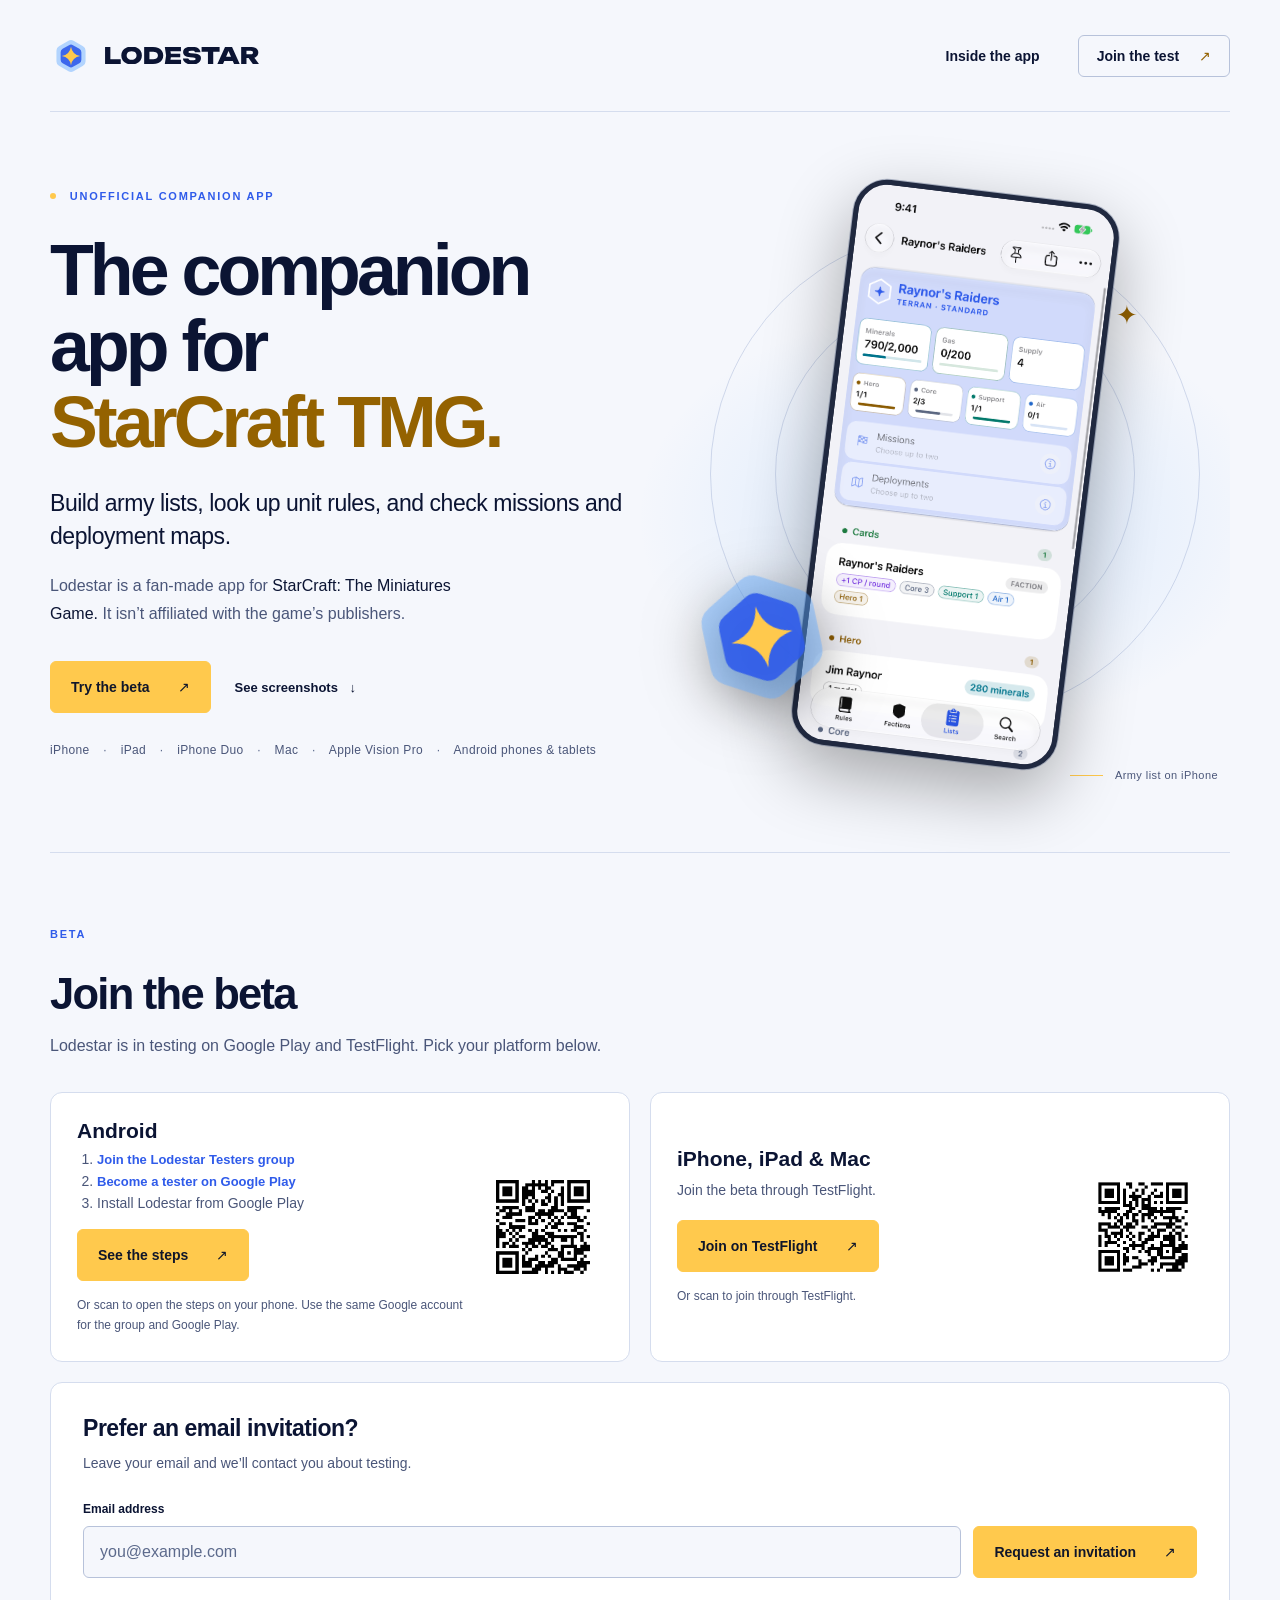
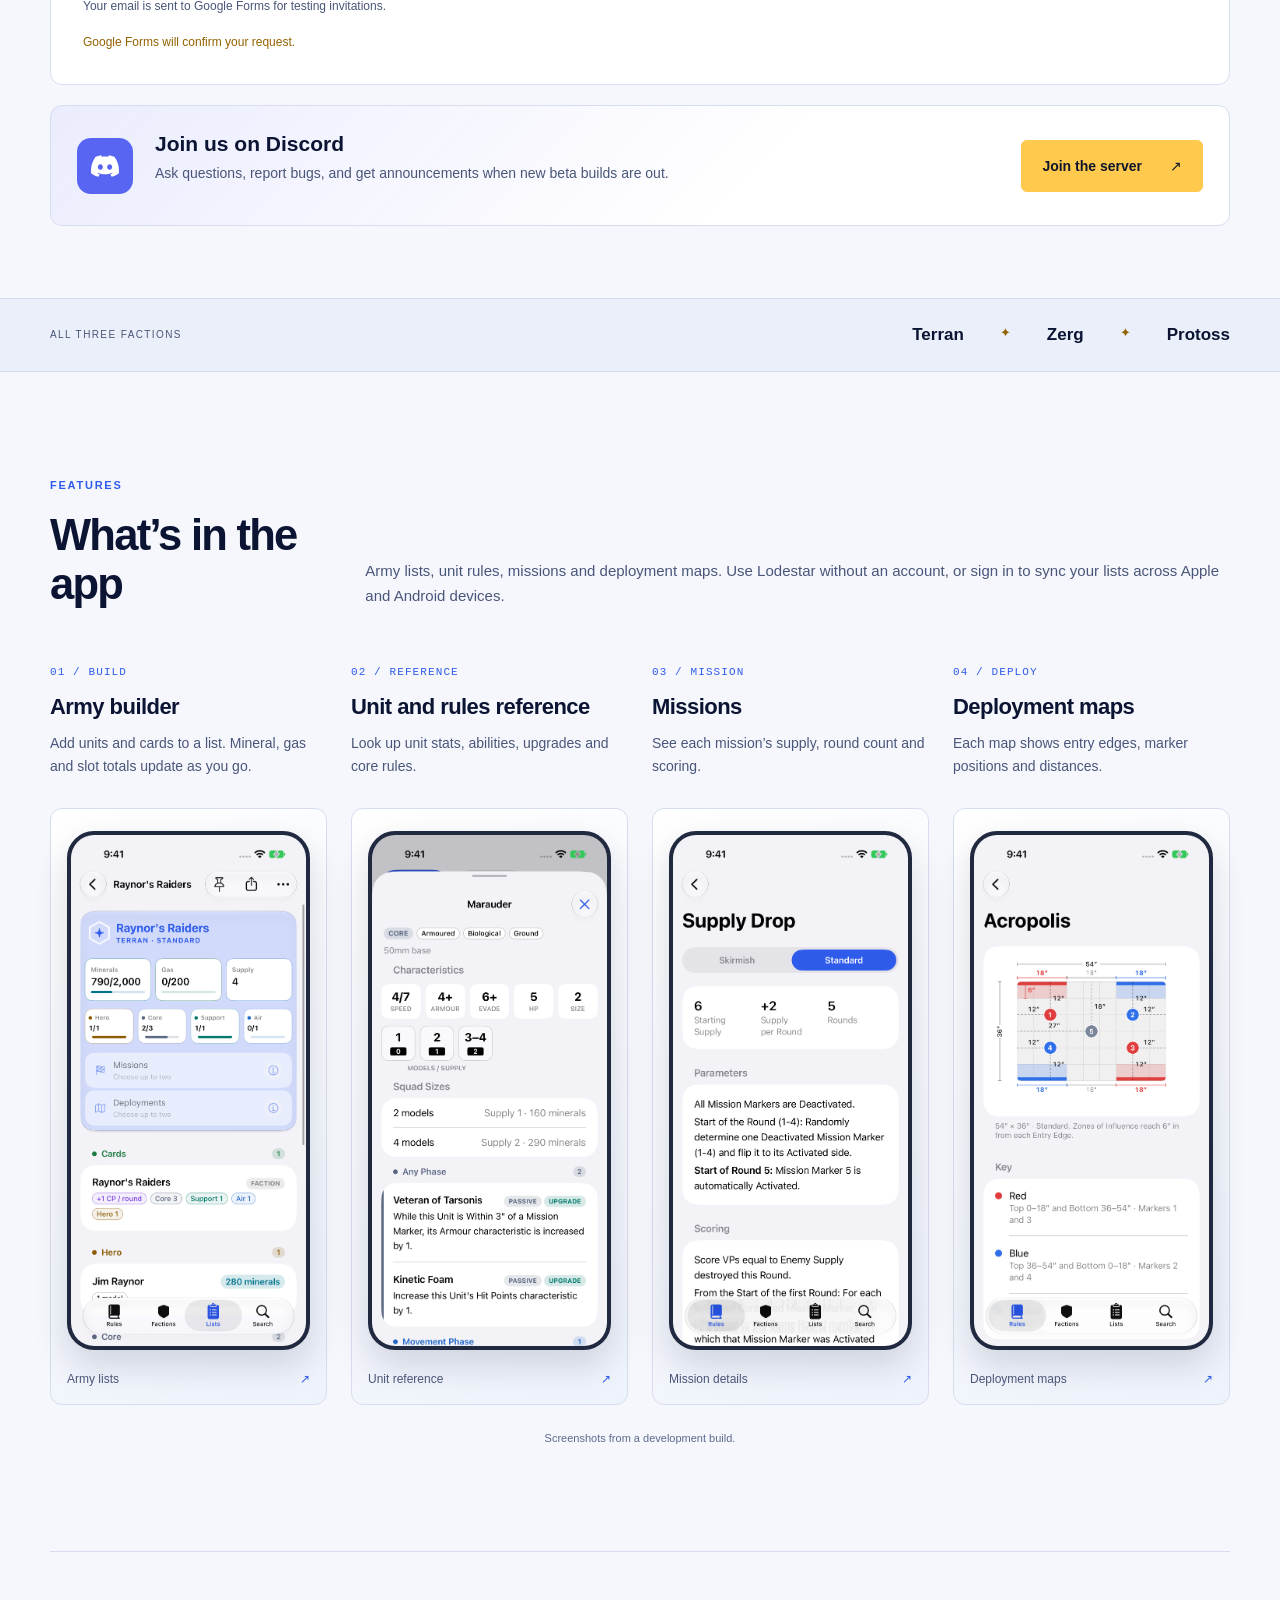
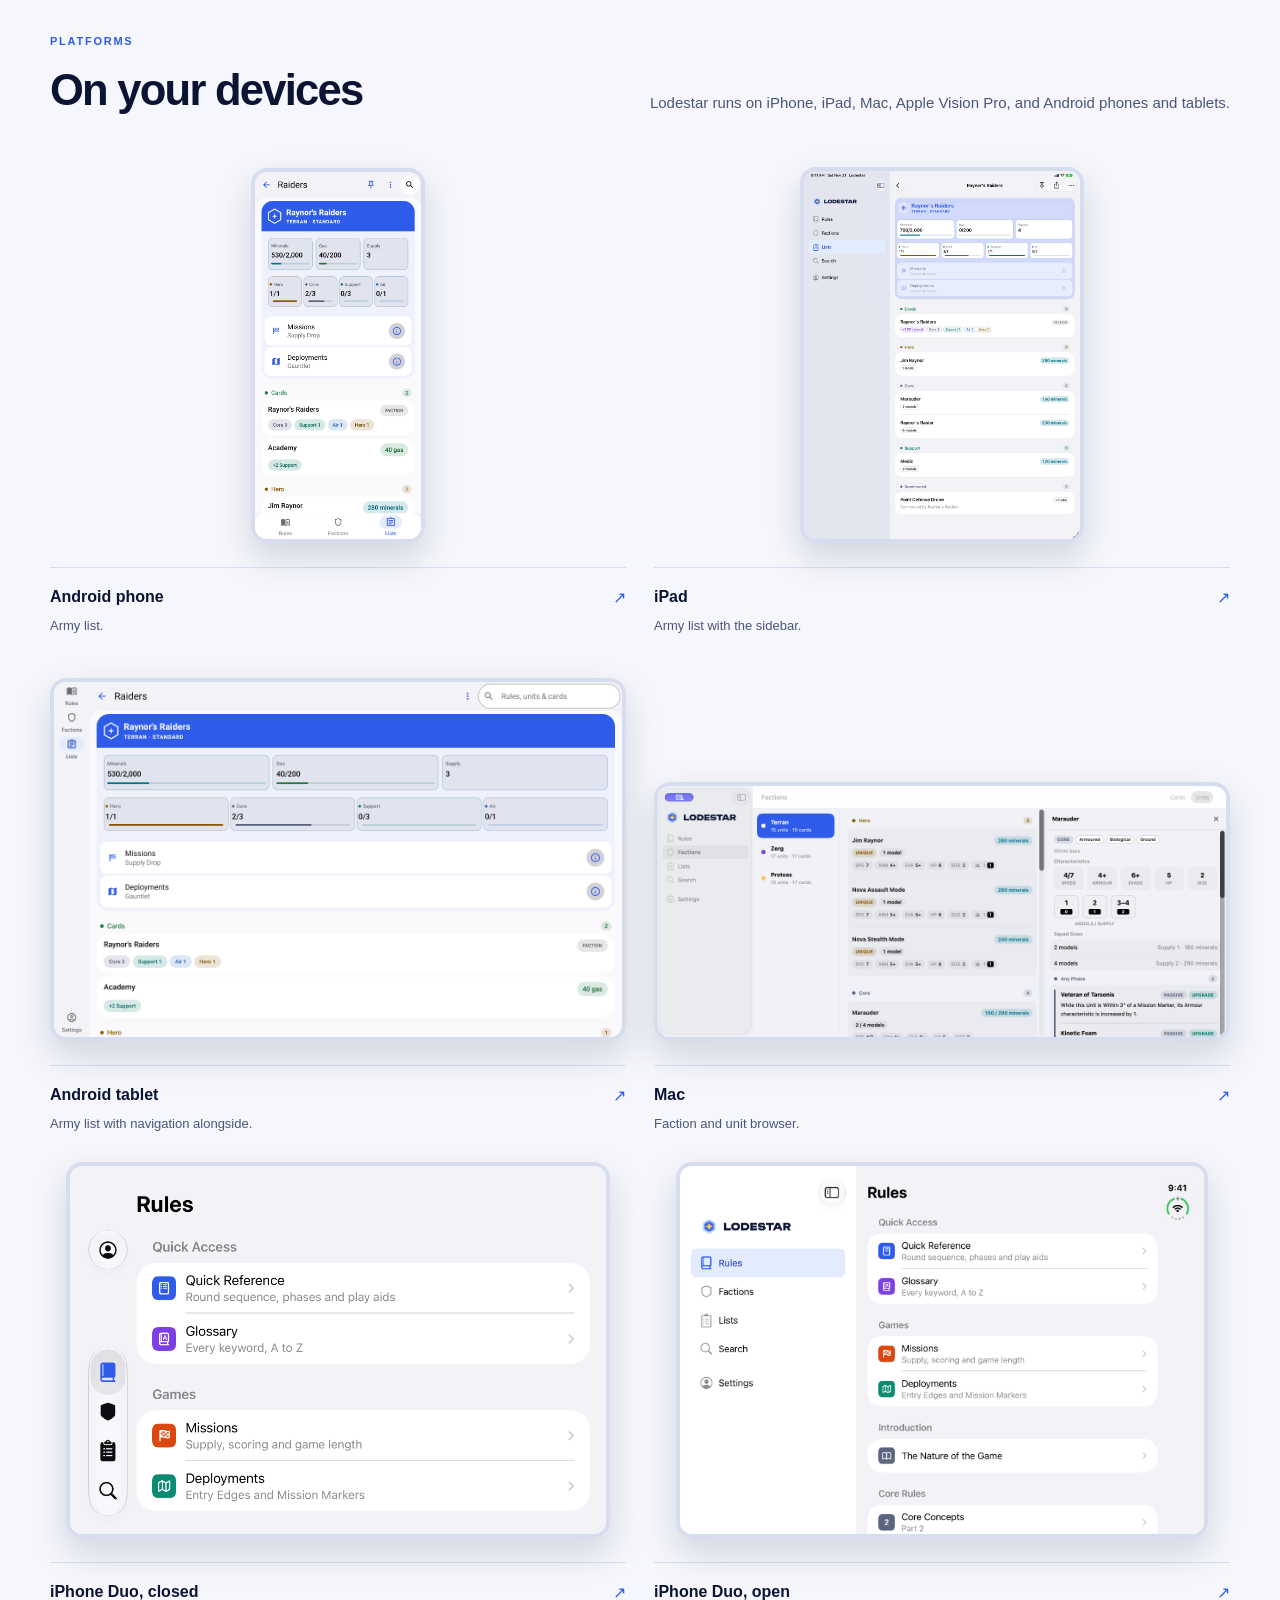
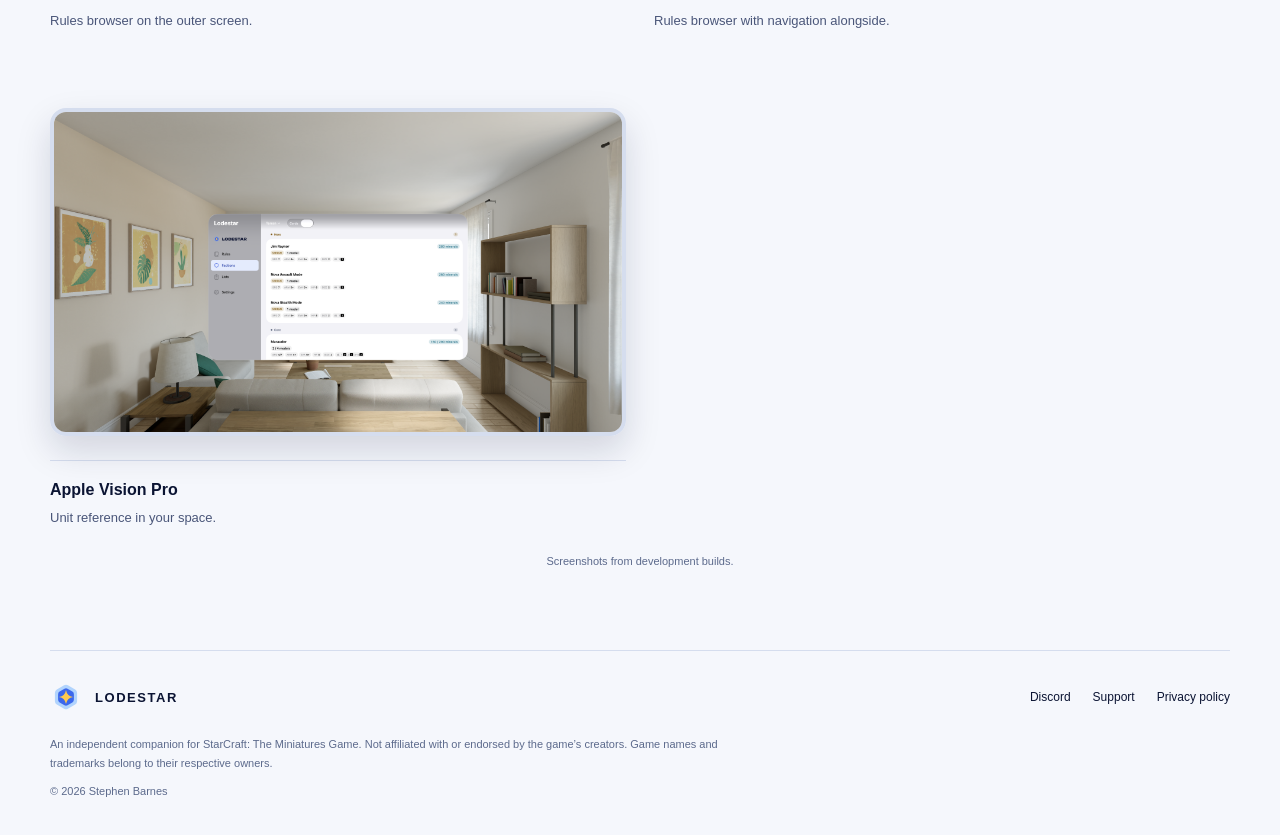
<file: index.html>
<!doctype html>
<html lang="en">
<head>
  <meta charset="utf-8">
  <meta name="viewport" content="width=device-width, initial-scale=1">
  <meta name="theme-color" content="#070d22" media="(prefers-color-scheme: dark)">
  <meta name="theme-color" content="#f5f7fc" media="(prefers-color-scheme: light)">
  <title>Lodestar — Unofficial companion app for StarCraft: The Miniatures Game</title>
  <meta name="description" content="Lodestar is an unofficial companion app for StarCraft: The Miniatures Game. Build army lists, look up unit rules, and check missions and deployment maps. In beta on iPhone, iPad, iPhone Duo, Mac, Apple Vision Pro and Android.">
  <meta property="og:title" content="Lodestar — Unofficial companion app for StarCraft: The Miniatures Game">
  <meta property="og:description" content="Army builder and rules reference for StarCraft: The Miniatures Game. In beta on iPhone, iPad, iPhone Duo, Mac, Apple Vision Pro and Android.">
  <meta property="og:type" content="website">
  <link rel="icon" href="assets/mark-small.svg" type="image/svg+xml" media="(prefers-color-scheme: dark)">
  <link rel="icon" href="assets/mark-small-light.svg" type="image/svg+xml" media="(prefers-color-scheme: light)">
  <link rel="stylesheet" href="styles.css?v=2">
  <script src="signup-config.js" defer></script>
  <script src="analytics.js" defer></script>
  <script src="site.js?v=3" defer></script>
</head>
<body>
  <a class="skip-link" href="#main">Skip to content</a>
  <header class="site-header wrap">
    <a class="brand" href="#" aria-label="Lodestar home"><picture><source srcset="assets/mark-small-light.svg" media="(prefers-color-scheme: light)"><img src="assets/mark-small.svg" width="42" height="42" alt=""></picture><img class="wordmark" src="assets/wordmark.svg" width="160" height="18" alt="Lodestar"></a>
    <nav aria-label="Main navigation"><a href="#inside">Inside the app</a><a class="nav-cta" href="#testing">Join the test <span aria-hidden="true">↗</span></a></nav>
  </header>
  <main id="main">
    <section class="hero wrap" aria-labelledby="hero-title">
      <div class="hero-copy">
        <p class="eyebrow"><span class="signal" aria-hidden="true"></span> UNOFFICIAL COMPANION APP</p>
        <h1 id="hero-title">The companion app for <span>StarCraft&nbsp;TMG.</span></h1>
        <p class="intro">Build army lists, look up unit rules, and check missions and deployment maps.</p>
        <p class="hero-description">Lodestar is a fan-made app for <strong>StarCraft: The Miniatures Game.</strong> It isn’t affiliated with the game’s publishers.</p>
        <div class="hero-actions"><a class="button" href="#testing">Try the beta <span aria-hidden="true">↗</span></a><a class="text-link" href="#inside">See screenshots <span aria-hidden="true">↓</span></a></div>
        <p class="platforms">iPhone <span>·</span> iPad <span>·</span> iPhone Duo <span>·</span> Mac <span>·</span> Apple Vision Pro <span>·</span> Android phones &amp; tablets</p>
      </div>
      <div class="hero-art">
        <div class="orbit orbit-one" aria-hidden="true"></div><div class="orbit orbit-two" aria-hidden="true"></div>
        <picture><source srcset="assets/mark-light.svg" media="(prefers-color-scheme: light)"><img class="hero-mark" src="assets/mark.svg" width="240" height="240" alt="" aria-hidden="true"></picture>
        <a class="phone hero-phone" href="assets/army-list.png?v=20261121" data-dark-href="assets/army-list-dark.png?v=20261121" aria-label="View full-size screenshot of a Lodestar army list"><picture><source media="(prefers-color-scheme: dark)" srcset="assets/army-list-dark.png?v=20261121"><img src="assets/army-list.png?v=20261121" width="1206" height="2622" alt="Raynor’s Raiders army list with mineral, gas, supply and unit-slot totals." fetchpriority="high"></picture></a>
        <div class="art-caption"><span class="caption-line" aria-hidden="true"></span> Army list on iPhone</div>
      </div>
    </section>
    <section class="testing wrap" id="testing" aria-labelledby="testing-title">
      <div class="testing-copy"><p class="eyebrow">BETA</p><h2 id="testing-title">Join the beta</h2><p>Lodestar is in testing on Google Play and TestFlight. Pick your platform below.</p></div>
      <div class="testing-options">
        <div class="platform-cards">
          <div class="platform-card"><div><h3>Android</h3><ol class="card-steps"><li><a class="text-link" href="https://groups.google.com/g/lodestar-testers" rel="noopener">Join the Lodestar Testers group</a></li><li><a class="text-link" href="https://play.google.com/apps/testing/com.smbarne.lodestar" rel="noopener">Become a tester on Google Play</a></li><li>Install Lodestar from Google Play</li></ol><a class="button" href="android.html">See the steps <span aria-hidden="true">↗</span></a><p class="small">Or scan to open the steps on your phone. Use the same Google account for the group and Google Play.</p></div><img src="assets/qr-android.png" width="330" height="330" alt="QR code for the Lodestar Android setup steps"></div>
          <div class="platform-card"><div><h3>iPhone, iPad &amp; Mac</h3><p>Join the beta through TestFlight.</p><a class="button" href="https://testflight.apple.com/join/uj9MMDkr">Join on TestFlight <span aria-hidden="true">↗</span></a><p class="small">Or scan to join through TestFlight.</p></div><img src="assets/qr-apple.png" width="330" height="330" alt="QR code for Lodestar on TestFlight"></div>
        </div>
        <div class="signup-panel"><h3>Prefer an email invitation?</h3><p>Leave your email and we’ll contact you about testing.</p>
          <form id="signup-form" method="post" aria-describedby="signup-note signup-status"><label for="email">Email address</label><input id="email" type="email" autocomplete="email" inputmode="email" placeholder="you@example.com" required maxlength="254" disabled><button class="button" type="submit" disabled>Request an invitation <span aria-hidden="true">↗</span></button></form>
          <p class="small" id="signup-note">Your email is sent to Google Forms for testing invitations.</p><p class="form-status small" id="signup-status" role="status">Email signup is unavailable right now.</p><noscript><p class="small">Enable JavaScript to use email signup, or <a href="https://forms.gle/GLdfMWQAqNvqh9Y68">open the signup form</a>.</p></noscript>
        </div>
        <div class="community-card"><span class="community-icon"><svg class="discord-mark" viewBox="0 0 24 24" width="28" height="28" aria-hidden="true"><path fill="currentColor" d="M20.317 4.3698a19.7913 19.7913 0 00-4.8851-1.5152.0741.0741 0 00-.0785.0371c-.211.3753-.4447.8648-.6083 1.2495-1.8447-.2762-3.68-.2762-5.4868 0-.1636-.3933-.4058-.8742-.6177-1.2495a.077.077 0 00-.0785-.037 19.7363 19.7363 0 00-4.8852 1.515.0699.0699 0 00-.0321.0277C.5334 9.0458-.319 13.5799.0992 18.0578a.0824.0824 0 00.0312.0561c2.0528 1.5076 4.0413 2.4228 5.9929 3.0294a.0777.0777 0 00.0842-.0276c.4616-.6304.8731-1.2952 1.226-1.9942a.076.076 0 00-.0416-.1057c-.6528-.2476-1.2743-.5495-1.8722-.8923a.077.077 0 01-.0076-.1277c.1258-.0943.2517-.1923.3718-.2914a.0743.0743 0 01.0776-.0105c3.9278 1.7933 8.18 1.7933 12.0614 0a.0739.0739 0 01.0785.0095c.1202.099.246.1981.3728.2924a.077.077 0 01-.0066.1276 12.2986 12.2986 0 01-1.873.8914.0766.0766 0 00-.0407.1067c.3604.698.7719 1.3628 1.225 1.9932a.076.076 0 00.0842.0286c1.961-.6067 3.9495-1.5219 6.0023-3.0294a.077.077 0 00.0313-.0552c.5004-5.177-.8382-9.6739-3.5485-13.6604a.061.061 0 00-.0312-.0286zM8.02 15.3312c-1.1825 0-2.1569-1.0857-2.1569-2.419 0-1.3332.9555-2.4189 2.157-2.4189 1.2108 0 2.1757 1.0952 2.1568 2.419 0 1.3332-.9555 2.4189-2.1569 2.4189zm7.9748 0c-1.1825 0-2.1569-1.0857-2.1569-2.419 0-1.3332.9554-2.4189 2.1569-2.4189 1.2108 0 2.1757 1.0952 2.1568 2.419 0 1.3332-.946 2.4189-2.1568 2.4189Z"/></svg></span><div><h3>Join us on Discord</h3><p>Ask questions, report bugs, and get announcements when new beta builds are out.</p></div><a class="button" href="https://discord.gg/dgadqJXsA" rel="noopener">Join the server <span aria-hidden="true">↗</span></a></div>
      </div>
    </section>
    <div class="faction-strip"><div class="wrap"><p>ALL THREE FACTIONS</p><div><span>Terran</span><span class="star" aria-hidden="true">✦</span><span>Zerg</span><span class="star" aria-hidden="true">✦</span><span>Protoss</span></div></div></div>
    <section class="inside wrap" id="inside" aria-labelledby="inside-title">
      <div class="section-heading"><div><p class="eyebrow">FEATURES</p><h2 id="inside-title">What’s in the app</h2></div><p>Army lists, unit rules, missions and deployment maps. Use Lodestar without an account, or sign in to sync your lists across Apple and Android devices.</p></div>
      <div class="features">
        <article class="feature"><div class="feature-copy"><span class="number">01 / BUILD</span><h3>Army builder</h3><p>Add units and cards to a list. Mineral, gas and slot totals update as you go.</p></div><a class="screen-link" href="assets/army-list.png?v=20261121" data-dark-href="assets/army-list-dark.png?v=20261121" aria-label="Open full-size army list screenshot"><div class="phone"><picture><source media="(prefers-color-scheme: dark)" srcset="assets/army-list-dark.png?v=20261121"><img src="assets/army-list.png?v=20261121" width="1206" height="2622" loading="lazy" alt="Army list showing Raynor’s Raiders, resource totals, and unit slots."></picture></div><span>Army lists <span aria-hidden="true">↗</span></span></a></article>
        <article class="feature"><div class="feature-copy"><span class="number">02 / REFERENCE</span><h3>Unit and rules reference</h3><p>Look up unit stats, abilities, upgrades and core rules.</p></div><a class="screen-link" href="assets/unit.png?v=20261121" data-dark-href="assets/unit-dark.png?v=20261121" aria-label="Open full-size unit reference screenshot"><div class="phone"><picture><source media="(prefers-color-scheme: dark)" srcset="assets/unit-dark.png?v=20261121"><img src="assets/unit.png?v=20261121" width="1206" height="2622" loading="lazy" alt="Marauder unit reference showing characteristics, squad sizes, and upgrades."></picture></div><span>Unit reference <span aria-hidden="true">↗</span></span></a></article>
        <article class="feature"><div class="feature-copy"><span class="number">03 / MISSION</span><h3>Missions</h3><p>See each mission’s supply, round count and scoring.</p></div><a class="screen-link" href="assets/mission.png?v=20261121" data-dark-href="assets/mission-dark.png?v=20261121" aria-label="Open full-size mission screenshot"><div class="phone"><picture><source media="(prefers-color-scheme: dark)" srcset="assets/mission-dark.png?v=20261121"><img src="assets/mission.png?v=20261121" width="1206" height="2622" loading="lazy" alt="Supply Drop mission on iPhone, with Standard game size, supply, round count, parameters, and scoring."></picture></div><span>Mission details <span aria-hidden="true">↗</span></span></a></article>
        <article class="feature"><div class="feature-copy"><span class="number">04 / DEPLOY</span><h3>Deployment maps</h3><p>Each map shows entry edges, marker positions and distances.</p></div><a class="screen-link" href="assets/deployment.png?v=20261121" data-dark-href="assets/deployment-dark.png?v=20261121" aria-label="Open full-size deployment screenshot"><div class="phone"><picture><source media="(prefers-color-scheme: dark)" srcset="assets/deployment-dark.png?v=20261121"><img src="assets/deployment.png?v=20261121" width="1206" height="2622" loading="lazy" alt="Acropolis deployment map with distance labels, red and blue entry edges, and numbered mission markers."></picture></div><span>Deployment maps <span aria-hidden="true">↗</span></span></a></article>
      </div>
      <p class="screenshot-note">Screenshots from a development build.</p>
    </section>
    <section class="devices wrap" id="devices" aria-labelledby="devices-title">
      <div class="section-heading"><div><p class="eyebrow">PLATFORMS</p><h2 id="devices-title">On your devices</h2></div><p>Lodestar runs on iPhone, iPad, Mac, Apple Vision Pro, and Android phones and tablets.</p></div>
      <div class="device-gallery">
        <figure class="device-card">
          <a class="device-image" href="assets/android-phone.png?v=20261121" data-dark-href="assets/android-phone-dark.png?v=20261121" aria-label="Open full-size Android phone screenshot"><picture><source media="(prefers-color-scheme: dark)" srcset="assets/android-phone-dark.png?v=20261121"><img src="assets/android-phone.png?v=20261121" width="616" height="1371" loading="lazy" alt="Lodestar on an Android phone showing Raynor’s Raiders, resource totals, and the unit roster."></picture></a>
          <figcaption><h3>Android phone <span aria-hidden="true">↗</span></h3><p>Army list.</p></figcaption>
        </figure>
        <figure class="device-card">
          <a class="device-image" href="assets/ipad.png?v=20261121" data-dark-href="assets/ipad-dark.png?v=20261121" aria-label="Open full-size iPad screenshot"><picture><source media="(prefers-color-scheme: dark)" srcset="assets/ipad-dark.png?v=20261121"><img src="assets/ipad.png?v=20261121" width="2064" height="2752" loading="lazy" alt="Lodestar on iPad with sidebar navigation beside the Raynor’s Raiders army list."></picture></a>
          <figcaption><h3>iPad <span aria-hidden="true">↗</span></h3><p>Army list with the sidebar.</p></figcaption>
        </figure>
        <figure class="device-card">
          <a class="device-image" href="assets/android-tablet.png?v=20261121" data-dark-href="assets/android-tablet-dark.png?v=20261121" aria-label="Open full-size Android tablet screenshot"><picture><source media="(prefers-color-scheme: dark)" srcset="assets/android-tablet-dark.png?v=20261121"><img src="assets/android-tablet.png?v=20261121" width="1280" height="800" loading="lazy" alt="Lodestar on an Android tablet with Raynor’s Raiders, resource totals, unit slots and army cards."></picture></a>
          <figcaption><h3>Android tablet <span aria-hidden="true">↗</span></h3><p>Army list with navigation alongside.</p></figcaption>
        </figure>
        <figure class="device-card">
          <a class="device-image" href="assets/mac.png?v=20261121-light" data-dark-href="assets/mac-dark.png?v=20261121" aria-label="Open full-size Mac screenshot"><picture><source media="(prefers-color-scheme: dark)" srcset="assets/mac-dark.png?v=20261121" width="2880" height="1800"><img src="assets/mac.png?v=20261121-light" width="2640" height="1168" loading="lazy" alt="Lodestar on Mac showing the Terran faction and unit browser."></picture></a>
          <figcaption><h3>Mac <span aria-hidden="true">↗</span></h3><p>Faction and unit browser.</p></figcaption>
        </figure>
        <figure class="device-card">
          <a class="device-image" href="assets/iphone-duo.png?v=20261121" data-dark-href="assets/iphone-duo-dark.png?v=20261121" aria-label="Open full-size iPhone Duo closed screenshot"><picture><source media="(prefers-color-scheme: dark)" srcset="assets/iphone-duo-dark.png?v=20261121"><img src="assets/iphone-duo.png?v=20261121" width="2034" height="1398" loading="lazy" alt="Lodestar on the iPhone Duo outer display showing the rules browser."></picture></a>
          <figcaption><h3>iPhone Duo, closed <span aria-hidden="true">↗</span></h3><p>Rules browser on the outer screen.</p></figcaption>
        </figure>
        <figure class="device-card">
          <a class="device-image" href="assets/iphone-duo-open.png?v=20261121" data-dark-href="assets/iphone-duo-open-dark.png?v=20261121" aria-label="Open full-size iPhone Duo opened screenshot"><picture><source media="(prefers-color-scheme: dark)" srcset="assets/iphone-duo-open-dark.png?v=20261121"><img src="assets/iphone-duo-open.png?v=20261121" width="2853" height="2007" loading="lazy" alt="Lodestar rules browser on the opened iPhone Duo, with navigation beside the rules list."></picture></a>
          <figcaption><h3>iPhone Duo, open <span aria-hidden="true">↗</span></h3><p>Rules browser with navigation alongside.</p></figcaption>
        </figure>
        <figure class="device-card">
          <a class="device-image" href="assets/vision-pro.png?v=20261121" data-dark-href="assets/vision-pro-dark.png?v=20261121" aria-label="Open full-size Apple Vision Pro screenshot"><picture><source media="(prefers-color-scheme: dark)" srcset="assets/vision-pro-dark.png?v=20261121"><img src="assets/vision-pro.png?v=20261121" width="3840" height="2160" loading="lazy" alt="Lodestar’s Terran unit browser in a native visionOS window in the Vision Pro simulator."></picture></a>
          <figcaption><h3>Apple Vision Pro</h3><p>Unit reference in your space.</p></figcaption>
        </figure>
      </div>
      <p class="screenshot-note">Screenshots from development builds.</p>
    </section>

  </main>
  <footer class="wrap"><div class="footer-top"><a class="brand" href="#" aria-label="Back to top"><picture><source srcset="assets/mark-small-light.svg" media="(prefers-color-scheme: light)"><img src="assets/mark-small.svg" width="32" height="32" alt=""></picture><span>LODESTAR</span></a><span class="footer-links"><a href="https://discord.gg/dgadqJXsA" rel="noopener">Discord</a><a href="support.html">Support</a><a href="lodestar-privacy.html">Privacy policy</a></span></div><p>An independent companion for StarCraft: The Miniatures Game. Not affiliated with or endorsed by the game’s creators. Game names and trademarks belong to their respective owners.</p><p class="copyright">© 2026 Stephen Barnes</p></footer>
</body>
</html>
</file>
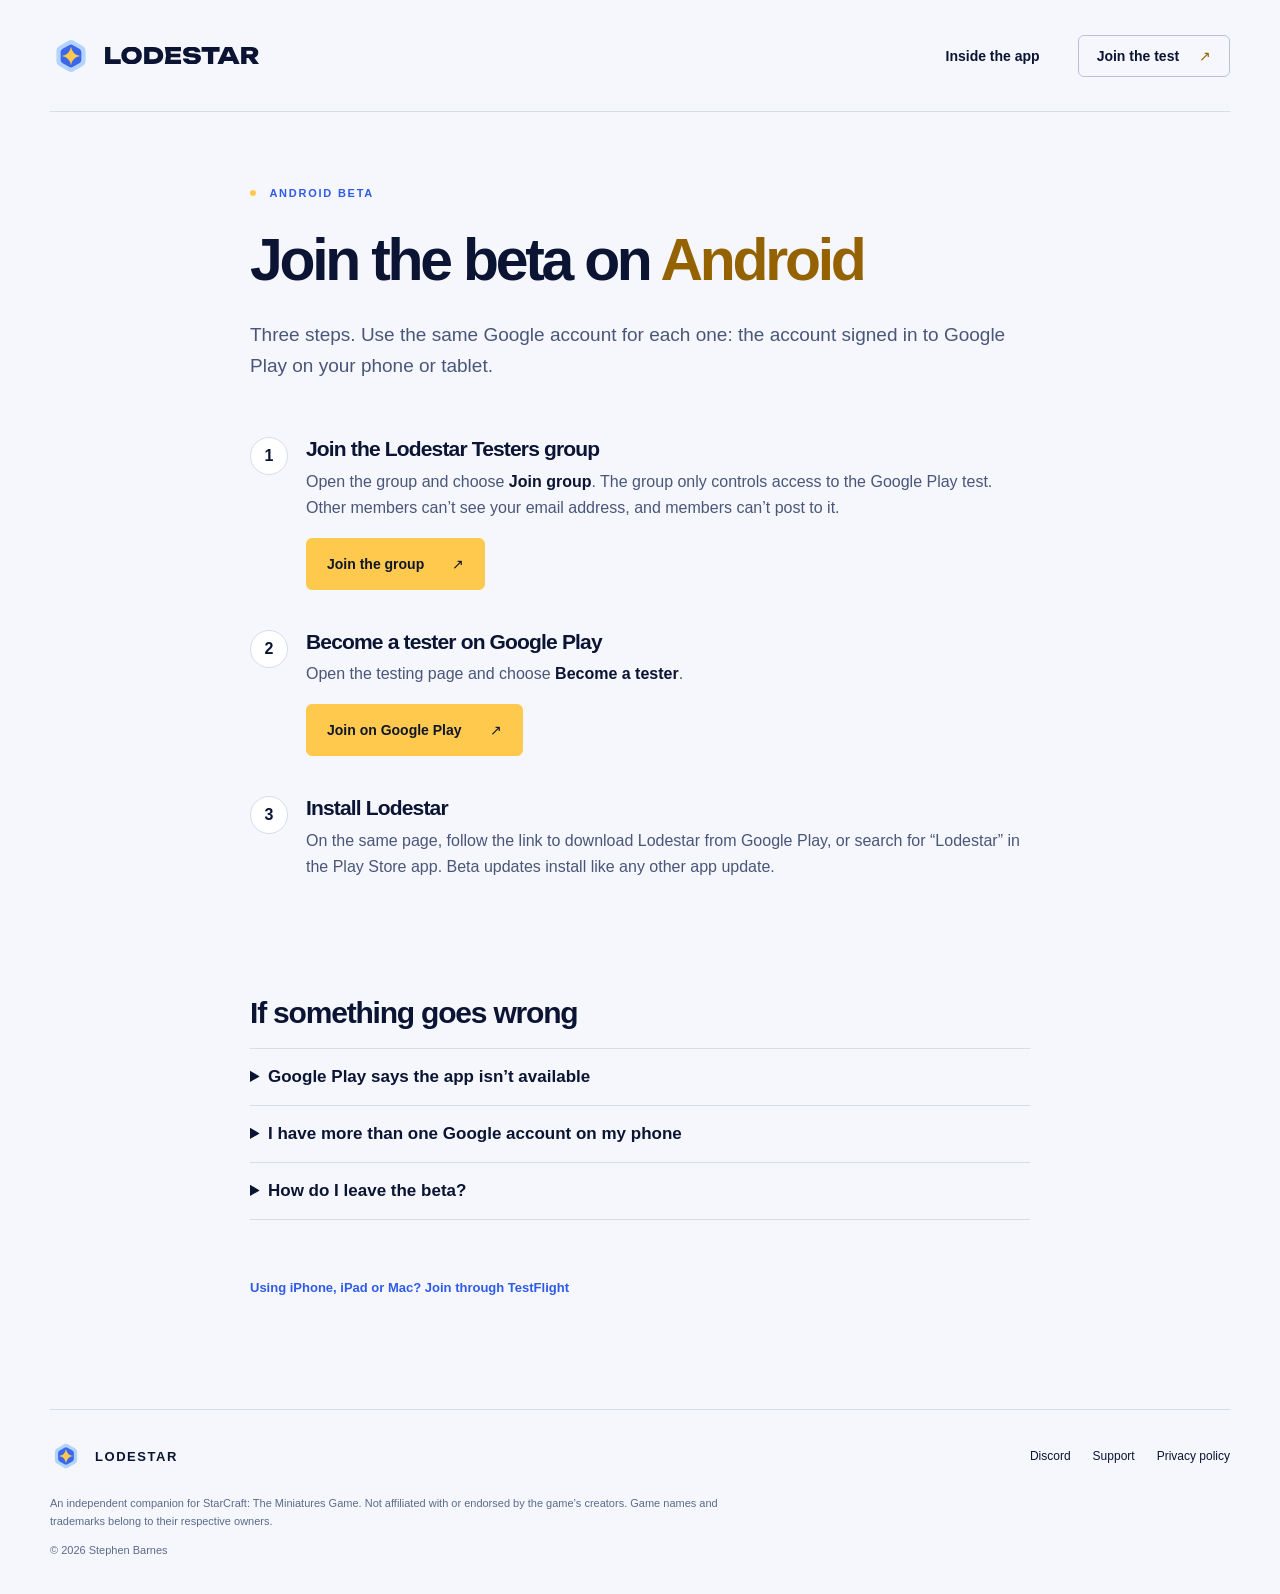
<file: android.html>
<!doctype html>
<html lang="en">
<head>
  <meta charset="utf-8">
  <meta name="viewport" content="width=device-width, initial-scale=1">
  <meta name="theme-color" content="#070d22" media="(prefers-color-scheme: dark)">
  <meta name="theme-color" content="#f5f7fc" media="(prefers-color-scheme: light)">
  <title>Lodestar for Android — Join the beta</title>
  <meta name="description" content="How to join the Lodestar beta on Android: join the Lodestar Testers Google Group, opt in on Google Play, then install the app.">
  <link rel="icon" href="assets/mark-small.svg" type="image/svg+xml" media="(prefers-color-scheme: dark)">
  <link rel="icon" href="assets/mark-small-light.svg" type="image/svg+xml" media="(prefers-color-scheme: light)">
  <link rel="stylesheet" href="styles.css?v=2">
  <script src="analytics.js" defer></script>
</head>
<body>
  <a class="skip-link" href="#main">Skip to content</a>
  <header class="site-header wrap">
    <a class="brand" href="./" aria-label="Lodestar home"><picture><source srcset="assets/mark-small-light.svg" media="(prefers-color-scheme: light)"><img src="assets/mark-small.svg" width="42" height="42" alt=""></picture><img class="wordmark" src="assets/wordmark.svg" width="160" height="18" alt="Lodestar"></a>
    <nav aria-label="Main navigation"><a href="./#inside">Inside the app</a><a class="nav-cta" href="./#testing">Join the test <span aria-hidden="true">↗</span></a></nav>
  </header>
  <main id="main" class="support wrap">
    <p class="eyebrow"><span class="signal" aria-hidden="true"></span> ANDROID BETA</p>
    <h1>Join the beta on <span>Android</span></h1>
    <p class="support-lead">Three steps. Use the same Google account for each one: the account signed in to Google Play on your phone or tablet.</p>

    <ol class="steps">
      <li>
        <h2>Join the Lodestar Testers group</h2>
        <p>Open the group and choose <strong>Join group</strong>. The group only controls access to the Google Play test. Other members can’t see your email address, and members can’t post to it.</p>
        <a class="button" href="https://groups.google.com/g/lodestar-testers" rel="noopener">Join the group <span aria-hidden="true">↗</span></a>
      </li>
      <li>
        <h2>Become a tester on Google Play</h2>
        <p>Open the testing page and choose <strong>Become a tester</strong>.</p>
        <a class="button" href="https://play.google.com/apps/testing/com.smbarne.lodestar" rel="noopener">Join on Google Play <span aria-hidden="true">↗</span></a>
      </li>
      <li>
        <h2>Install Lodestar</h2>
        <p>On the same page, follow the link to download Lodestar from Google Play, or search for “Lodestar” in the Play Store app. Beta updates install like any other app update.</p>
      </li>
    </ol>

    <section class="support-faq" aria-labelledby="help-title">
      <h2 id="help-title">If something goes wrong</h2>
      <details>
        <summary>Google Play says the app isn’t available</summary>
        <p>Check that you joined the group with the same Google account you use in Google Play. Joining can take a few minutes to reach Google Play, so wait a little and open the testing page again. If it still doesn’t work, <a class="text-link" href="support.html">contact us</a>.</p>
      </details>
      <details>
        <summary>I have more than one Google account on my phone</summary>
        <p>In the Play Store app, tap your profile picture and switch to the account you used to join the group before you open the testing page.</p>
      </details>
      <details>
        <summary>How do I leave the beta?</summary>
        <p>Open the <a class="text-link" href="https://play.google.com/apps/testing/com.smbarne.lodestar" rel="noopener">testing page</a> and choose <strong>Leave the program</strong>. You can also leave the group from its page.</p>
      </details>
    </section>

    <p class="support-links"><a class="text-link" href="./#testing">Using iPhone, iPad or Mac? Join through TestFlight</a></p>
  </main>
  <footer class="wrap"><div class="footer-top"><a class="brand" href="./" aria-label="Lodestar home"><picture><source srcset="assets/mark-small-light.svg" media="(prefers-color-scheme: light)"><img src="assets/mark-small.svg" width="32" height="32" alt=""></picture><span>LODESTAR</span></a><span class="footer-links"><a href="https://discord.gg/dgadqJXsA" rel="noopener">Discord</a><a href="support.html">Support</a><a href="lodestar-privacy.html">Privacy policy</a></span></div><p>An independent companion for StarCraft: The Miniatures Game. Not affiliated with or endorsed by the game’s creators. Game names and trademarks belong to their respective owners.</p><p class="copyright">© 2026 Stephen Barnes</p></footer>
</body>
</html>
</file>
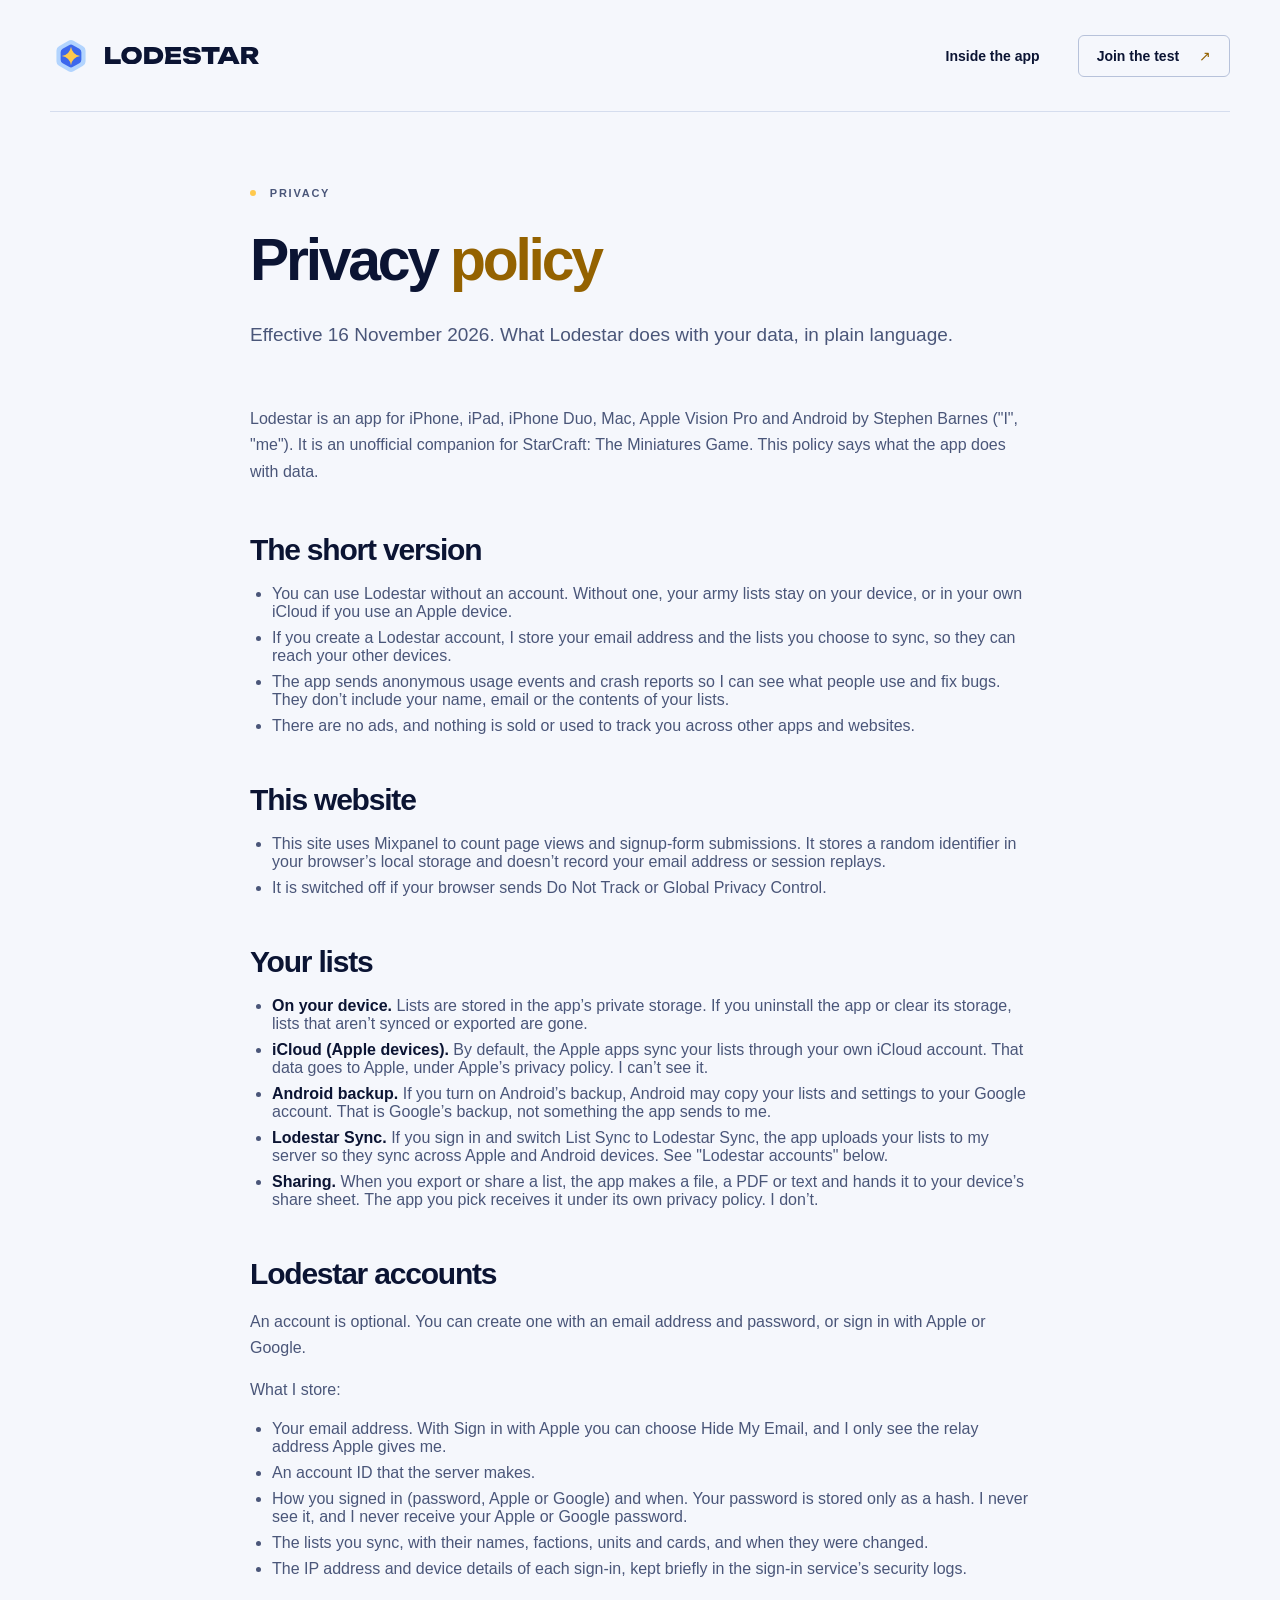
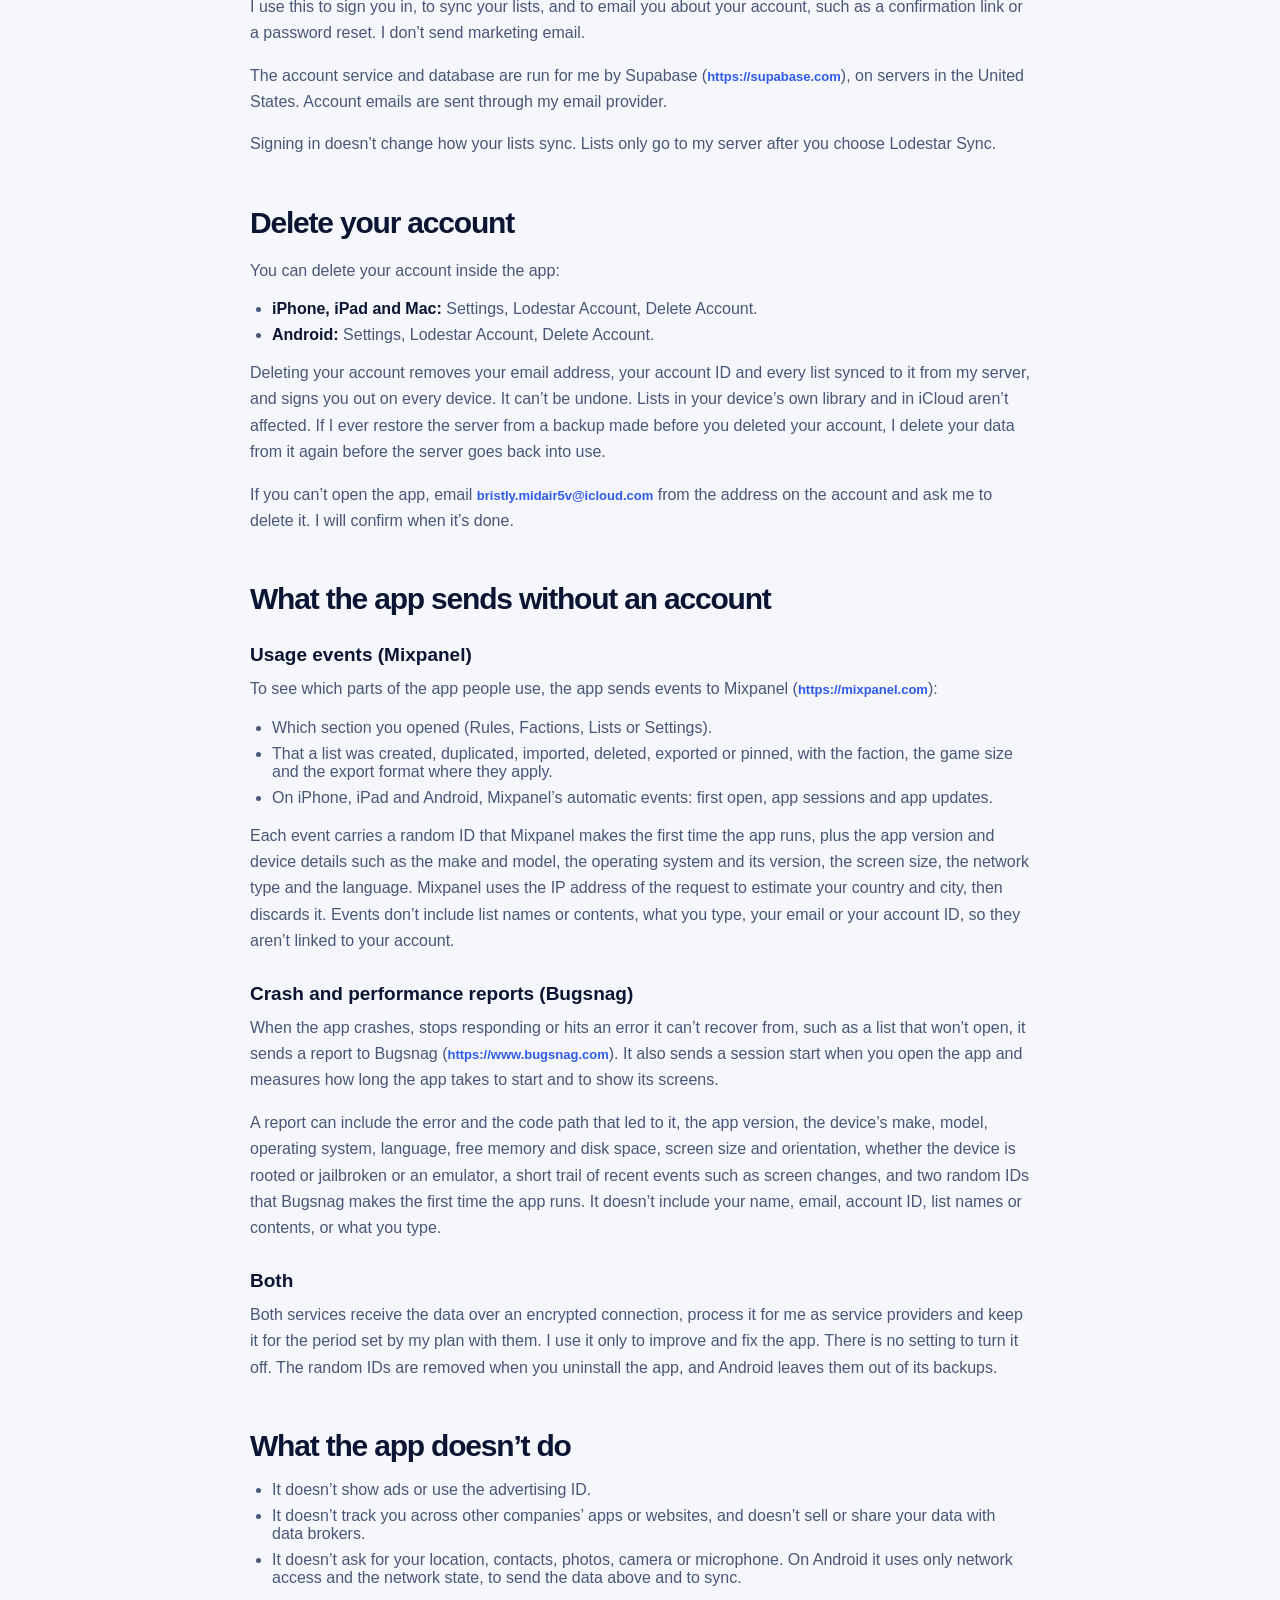
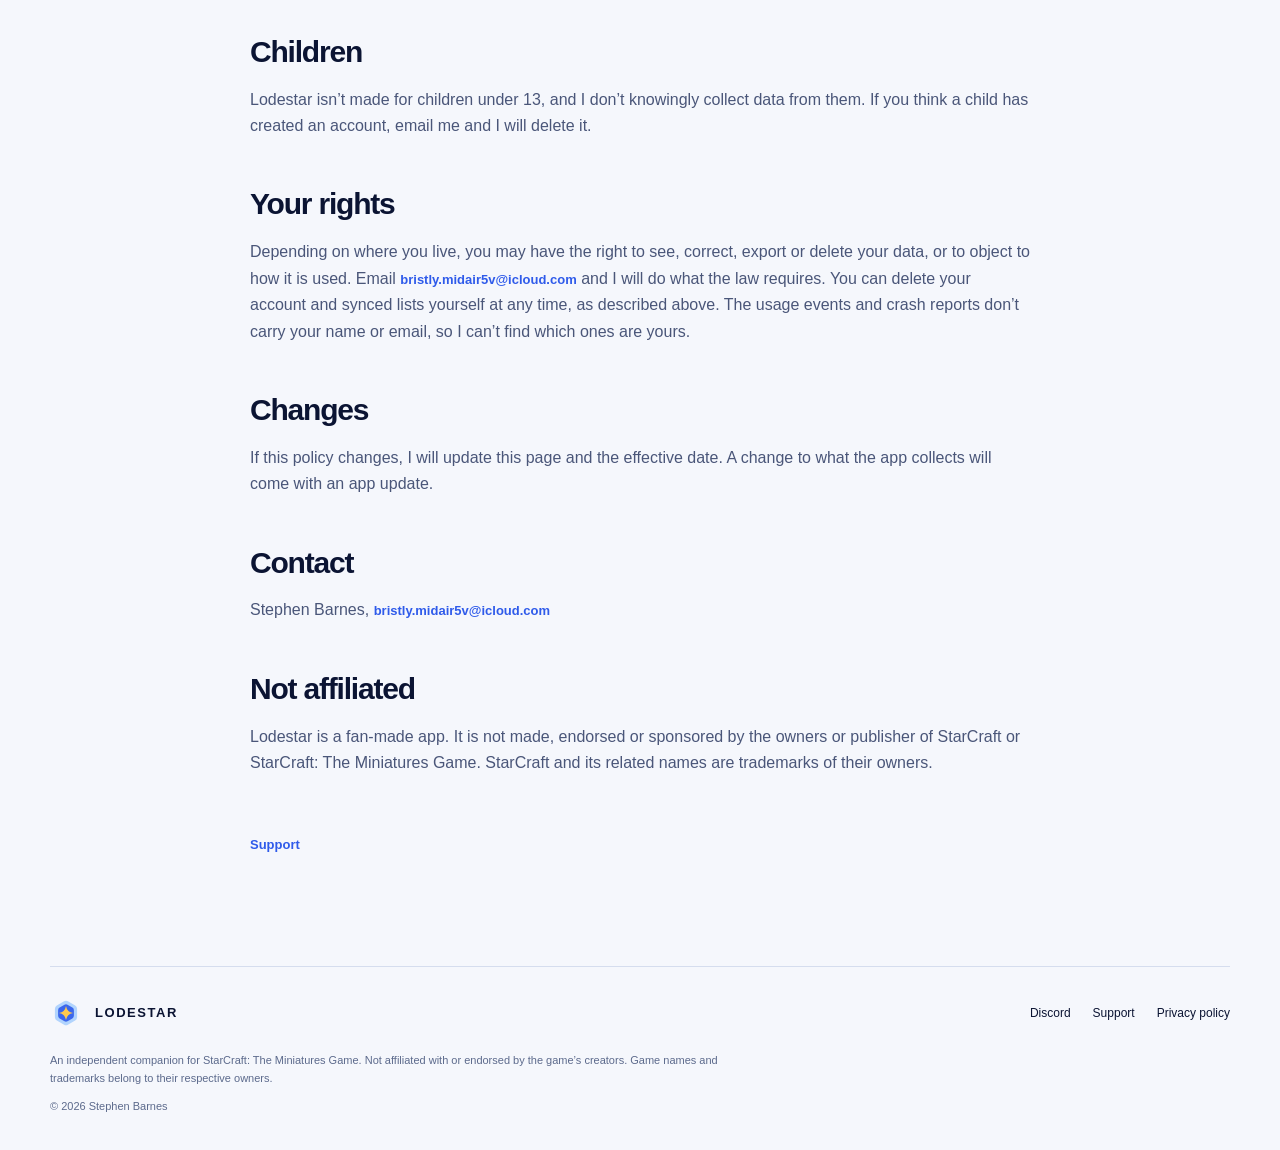
<file: lodestar-privacy.html>
<!doctype html>
<html lang="en">
<head>
  <meta charset="utf-8">
  <meta name="viewport" content="width=device-width, initial-scale=1">
  <meta name="theme-color" content="#070d22" media="(prefers-color-scheme: dark)">
  <meta name="theme-color" content="#f5f7fc" media="(prefers-color-scheme: light)">
  <title>Lodestar Privacy Policy</title>
  <meta name="description" content="What the Lodestar app collects, why, and how to delete your account and data.">
  <link rel="icon" href="assets/mark-small.svg" type="image/svg+xml" media="(prefers-color-scheme: dark)">
  <link rel="icon" href="assets/mark-small-light.svg" type="image/svg+xml" media="(prefers-color-scheme: light)">
  <link rel="stylesheet" href="styles.css">
  <script src="analytics.js" defer></script>
</head>
<body>
  <a class="skip-link" href="#main">Skip to content</a>
  <header class="site-header wrap">
    <a class="brand" href="./" aria-label="Lodestar home"><picture><source srcset="assets/mark-small-light.svg" media="(prefers-color-scheme: light)"><img src="assets/mark-small.svg" width="42" height="42" alt=""></picture><img class="wordmark" src="assets/wordmark.svg" width="160" height="18" alt="Lodestar"></a>
    <nav aria-label="Main navigation"><a href="./#inside">Inside the app</a><a class="nav-cta" href="./#testing">Join the test <span aria-hidden="true">↗</span></a></nav>
  </header>
  <main id="main" class="support legal wrap">
    <p class="eyebrow"><span class="signal" aria-hidden="true"></span> PRIVACY</p>
    <h1>Privacy <span>policy</span></h1>
    <p class="support-lead">Effective 16 November 2026. What Lodestar does with your data, in plain language.</p>
<p>Lodestar is an app for iPhone, iPad, iPhone Duo, Mac, Apple Vision Pro and Android by Stephen Barnes ("I", "me"). It is an unofficial companion for StarCraft: The Miniatures Game. This policy says what the app does with data.</p>
<h2 id="the-short-version">The short version</h2>
<ul>
  <li>You can use Lodestar without an account. Without one, your army lists stay on your device, or in your own iCloud if you use an Apple device.</li>
  <li>If you create a Lodestar account, I store your email address and the lists you choose to sync, so they can reach your other devices.</li>
  <li>The app sends anonymous usage events and crash reports so I can see what people use and fix bugs. They don’t include your name, email or the contents of your lists.</li>
  <li>There are no ads, and nothing is sold or used to track you across other apps and websites.</li>
</ul>
<h2 id="this-website">This website</h2>
<ul>
  <li>This site uses Mixpanel to count page views and signup-form submissions. It stores a random identifier in your browser’s local storage and doesn’t record your email address or session replays.</li>
  <li>It is switched off if your browser sends Do Not Track or Global Privacy Control.</li>
</ul>
<h2 id="your-lists">Your lists</h2>
<ul>
  <li><strong>On your device.</strong> Lists are stored in the app’s private storage. If you uninstall the app or clear its storage, lists that aren’t synced or exported are gone.</li>
  <li><strong>iCloud (Apple devices).</strong> By default, the Apple apps sync your lists through your own iCloud account. That data goes to Apple, under Apple’s privacy policy. I can’t see it.</li>
  <li><strong>Android backup.</strong> If you turn on Android’s backup, Android may copy your lists and settings to your Google account. That is Google’s backup, not something the app sends to me.</li>
  <li><strong>Lodestar Sync.</strong> If you sign in and switch List Sync to Lodestar Sync, the app uploads your lists to my server so they sync across Apple and Android devices. See "Lodestar accounts" below.</li>
  <li><strong>Sharing.</strong> When you export or share a list, the app makes a file, a PDF or text and hands it to your device’s share sheet. The app you pick receives it under its own privacy policy. I don’t.</li>
</ul>
<h2 id="lodestar-accounts">Lodestar accounts</h2>
<p>An account is optional. You can create one with an email address and password, or sign in with Apple or Google.</p>
<p>What I store:</p>
<ul>
  <li>Your email address. With Sign in with Apple you can choose Hide My Email, and I only see the relay address Apple gives me.</li>
  <li>An account ID that the server makes.</li>
  <li>How you signed in (password, Apple or Google) and when. Your password is stored only as a hash. I never see it, and I never receive your Apple or Google password.</li>
  <li>The lists you sync, with their names, factions, units and cards, and when they were changed.</li>
  <li>The IP address and device details of each sign-in, kept briefly in the sign-in service’s security logs.</li>
</ul>
<p>I use this to sign you in, to sync your lists, and to email you about your account, such as a confirmation link or a password reset. I don’t send marketing email.</p>
<p>The account service and database are run for me by Supabase (<a class="text-link" href="https://supabase.com" rel="noopener">https://supabase.com</a>), on servers in the United States. Account emails are sent through my email provider.</p>
<p>Signing in doesn’t change how your lists sync. Lists only go to my server after you choose Lodestar Sync.</p>
<h2 id="delete-your-account">Delete your account</h2>
<p>You can delete your account inside the app:</p>
<ul>
  <li><strong>iPhone, iPad and Mac:</strong> Settings, Lodestar Account, Delete Account.</li>
  <li><strong>Android:</strong> Settings, Lodestar Account, Delete Account.</li>
</ul>
<p>Deleting your account removes your email address, your account ID and every list synced to it from my server, and signs you out on every device. It can’t be undone. Lists in your device’s own library and in iCloud aren’t affected. If I ever restore the server from a backup made before you deleted your account, I delete your data from it again before the server goes back into use.</p>
<p>If you can’t open the app, email <a class="text-link" href="mailto:bristly.midair5v@icloud.com">bristly.midair5v@icloud.com</a> from the address on the account and ask me to delete it. I will confirm when it’s done.</p>
<h2 id="what-the-app-sends-without-an-account">What the app sends without an account</h2>
<h3 id="usage-events-mixpanel">Usage events (Mixpanel)</h3>
<p>To see which parts of the app people use, the app sends events to Mixpanel (<a class="text-link" href="https://mixpanel.com" rel="noopener">https://mixpanel.com</a>):</p>
<ul>
  <li>Which section you opened (Rules, Factions, Lists or Settings).</li>
  <li>That a list was created, duplicated, imported, deleted, exported or pinned, with the faction, the game size and the export format where they apply.</li>
  <li>On iPhone, iPad and Android, Mixpanel’s automatic events: first open, app sessions and app updates.</li>
</ul>
<p>Each event carries a random ID that Mixpanel makes the first time the app runs, plus the app version and device details such as the make and model, the operating system and its version, the screen size, the network type and the language. Mixpanel uses the IP address of the request to estimate your country and city, then discards it. Events don’t include list names or contents, what you type, your email or your account ID, so they aren’t linked to your account.</p>
<h3 id="crash-and-performance-reports-bugsnag">Crash and performance reports (Bugsnag)</h3>
<p>When the app crashes, stops responding or hits an error it can’t recover from, such as a list that won’t open, it sends a report to Bugsnag (<a class="text-link" href="https://www.bugsnag.com" rel="noopener">https://www.bugsnag.com</a>). It also sends a session start when you open the app and measures how long the app takes to start and to show its screens.</p>
<p>A report can include the error and the code path that led to it, the app version, the device’s make, model, operating system, language, free memory and disk space, screen size and orientation, whether the device is rooted or jailbroken or an emulator, a short trail of recent events such as screen changes, and two random IDs that Bugsnag makes the first time the app runs. It doesn’t include your name, email, account ID, list names or contents, or what you type.</p>
<h3 id="both">Both</h3>
<p>Both services receive the data over an encrypted connection, process it for me as service providers and keep it for the period set by my plan with them. I use it only to improve and fix the app. There is no setting to turn it off. The random IDs are removed when you uninstall the app, and Android leaves them out of its backups.</p>
<h2 id="what-the-app-doesn-t-do">What the app doesn’t do</h2>
<ul>
  <li>It doesn’t show ads or use the advertising ID.</li>
  <li>It doesn’t track you across other companies’ apps or websites, and doesn’t sell or share your data with data brokers.</li>
  <li>It doesn’t ask for your location, contacts, photos, camera or microphone. On Android it uses only network access and the network state, to send the data above and to sync.</li>
</ul>
<h2 id="children">Children</h2>
<p>Lodestar isn’t made for children under 13, and I don’t knowingly collect data from them. If you think a child has created an account, email me and I will delete it.</p>
<h2 id="your-rights">Your rights</h2>
<p>Depending on where you live, you may have the right to see, correct, export or delete your data, or to object to how it is used. Email <a class="text-link" href="mailto:bristly.midair5v@icloud.com">bristly.midair5v@icloud.com</a> and I will do what the law requires. You can delete your account and synced lists yourself at any time, as described above. The usage events and crash reports don’t carry your name or email, so I can’t find which ones are yours.</p>
<h2 id="changes">Changes</h2>
<p>If this policy changes, I will update this page and the effective date. A change to what the app collects will come with an app update.</p>
<h2 id="contact">Contact</h2>
<p>Stephen Barnes, <a class="text-link" href="mailto:bristly.midair5v@icloud.com">bristly.midair5v@icloud.com</a></p>
<h2 id="not-affiliated">Not affiliated</h2>
<p>Lodestar is a fan-made app. It is not made, endorsed or sponsored by the owners or publisher of StarCraft or StarCraft: The Miniatures Game. StarCraft and its related names are trademarks of their owners.</p>
    <p class="support-links"><a class="text-link" href="support.html">Support</a></p>
  </main>
  <footer class="wrap"><div class="footer-top"><a class="brand" href="./" aria-label="Lodestar home"><picture><source srcset="assets/mark-small-light.svg" media="(prefers-color-scheme: light)"><img src="assets/mark-small.svg" width="32" height="32" alt=""></picture><span>LODESTAR</span></a><span class="footer-links"><a href="https://discord.gg/dgadqJXsA" rel="noopener">Discord</a><a href="support.html">Support</a><a href="lodestar-privacy.html">Privacy policy</a></span></div><p>An independent companion for StarCraft: The Miniatures Game. Not affiliated with or endorsed by the game’s creators. Game names and trademarks belong to their respective owners.</p><p class="copyright">© 2026 Stephen Barnes</p></footer>
</body>
</html>
</file>
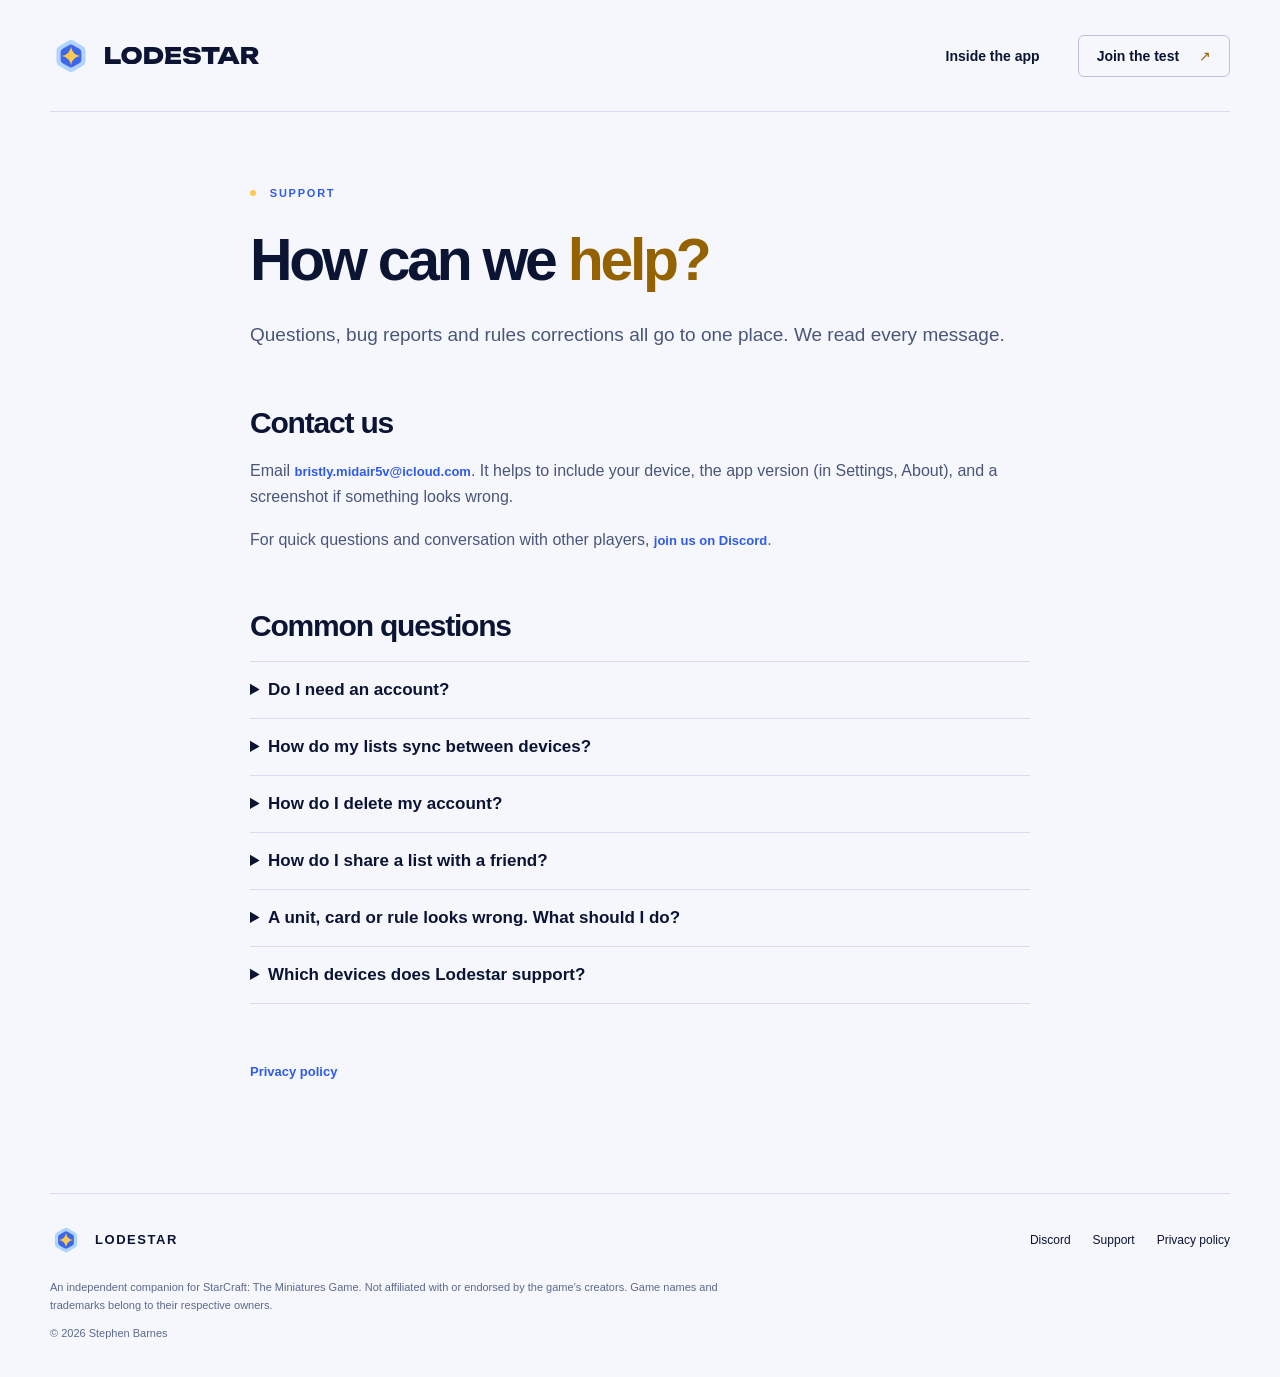
<file: support.html>
<!doctype html>
<html lang="en">
<head>
  <meta charset="utf-8">
  <meta name="viewport" content="width=device-width, initial-scale=1">
  <meta name="theme-color" content="#070d22" media="(prefers-color-scheme: dark)">
  <meta name="theme-color" content="#f5f7fc" media="(prefers-color-scheme: light)">
  <title>Lodestar Support</title>
  <meta name="description" content="Get help with Lodestar: contact support, report a rules or data problem, and find answers about lists, syncing and accounts.">
  <link rel="icon" href="assets/mark-small.svg" type="image/svg+xml" media="(prefers-color-scheme: dark)">
  <link rel="icon" href="assets/mark-small-light.svg" type="image/svg+xml" media="(prefers-color-scheme: light)">
  <link rel="stylesheet" href="styles.css">
  <script src="analytics.js" defer></script>
</head>
<body>
  <a class="skip-link" href="#main">Skip to content</a>
  <header class="site-header wrap">
    <a class="brand" href="./" aria-label="Lodestar home"><picture><source srcset="assets/mark-small-light.svg" media="(prefers-color-scheme: light)"><img src="assets/mark-small.svg" width="42" height="42" alt=""></picture><img class="wordmark" src="assets/wordmark.svg" width="160" height="18" alt="Lodestar"></a>
    <nav aria-label="Main navigation"><a href="./#inside">Inside the app</a><a class="nav-cta" href="./#testing">Join the test <span aria-hidden="true">↗</span></a></nav>
  </header>
  <main id="main" class="support wrap">
    <p class="eyebrow"><span class="signal" aria-hidden="true"></span> SUPPORT</p>
    <h1>How can we <span>help?</span></h1>
    <p class="support-lead">Questions, bug reports and rules corrections all go to one place. We read every message.</p>

    <section class="support-contact" aria-labelledby="contact-title">
      <h2 id="contact-title">Contact us</h2>
      <p>Email <a class="text-link" href="mailto:bristly.midair5v@icloud.com?subject=Lodestar%20support">bristly.midair5v@icloud.com</a>. It helps to include your device, the app version (in Settings, About), and a screenshot if something looks wrong.</p>
      <p>For quick questions and conversation with other players, <a class="text-link" href="https://discord.gg/dgadqJXsA" rel="noopener">join us on Discord</a>.</p>
    </section>

    <section class="support-faq" aria-labelledby="faq-title">
      <h2 id="faq-title">Common questions</h2>
      <details>
        <summary>Do I need an account?</summary>
        <p>No. Download the game data once, then browse rules and build lists offline. Your lists stay on your device unless you enable syncing. An optional, free Lodestar account lets you sync lists between Apple devices and Android.</p>
      </details>
      <details>
        <summary>How do my lists sync between devices?</summary>
        <p>On Apple devices, lists sync through iCloud when you’re signed in to the same Apple Account. To sync with Android too, sign in to a Lodestar account with your email, Apple or Google in Settings, Lodestar Account, then choose Lodestar Sync in Settings, List Sync on each device.</p>
      </details>
      <details id="delete-account">
        <summary>How do I delete my account?</summary>
        <p>In the app, open Settings, Lodestar Account, Delete Account. It deletes your account and every list synced to it, on every device, and can’t be undone. Lists in your device’s own library and in iCloud stay. If you can’t open the app, email us from the account’s address. <a class="text-link" href="lodestar-privacy.html#delete-your-account">More in the privacy policy</a>.</p>
      </details>
      <details>
        <summary>How do I share a list with a friend?</summary>
        <p>Open the list and use Share to send it as a file, as text or as a PDF.</p>
      </details>
      <details>
        <summary>A unit, card or rule looks wrong. What should I do?</summary>
        <p>Email us with the name of the unit, card or rule and what you expected to see. Include the app version from Settings so we can check it against the latest release.</p>
      </details>
      <details>
        <summary>Which devices does Lodestar support?</summary>
        <p>iPhone, iPad, iPhone Duo, Mac and Apple Vision Pro, plus Android phones, tablets, foldables and Chromebooks.</p>
      </details>
    </section>

    <p class="support-links"><a class="text-link" href="lodestar-privacy.html">Privacy policy</a></p>
  </main>
  <footer class="wrap"><div class="footer-top"><a class="brand" href="./" aria-label="Lodestar home"><picture><source srcset="assets/mark-small-light.svg" media="(prefers-color-scheme: light)"><img src="assets/mark-small.svg" width="32" height="32" alt=""></picture><span>LODESTAR</span></a><span class="footer-links"><a href="https://discord.gg/dgadqJXsA" rel="noopener">Discord</a><a href="support.html">Support</a><a href="lodestar-privacy.html">Privacy policy</a></span></div><p>An independent companion for StarCraft: The Miniatures Game. Not affiliated with or endorsed by the game’s creators. Game names and trademarks belong to their respective owners.</p><p class="copyright">© 2026 Stephen Barnes</p></footer>
</body>
</html>
</file>
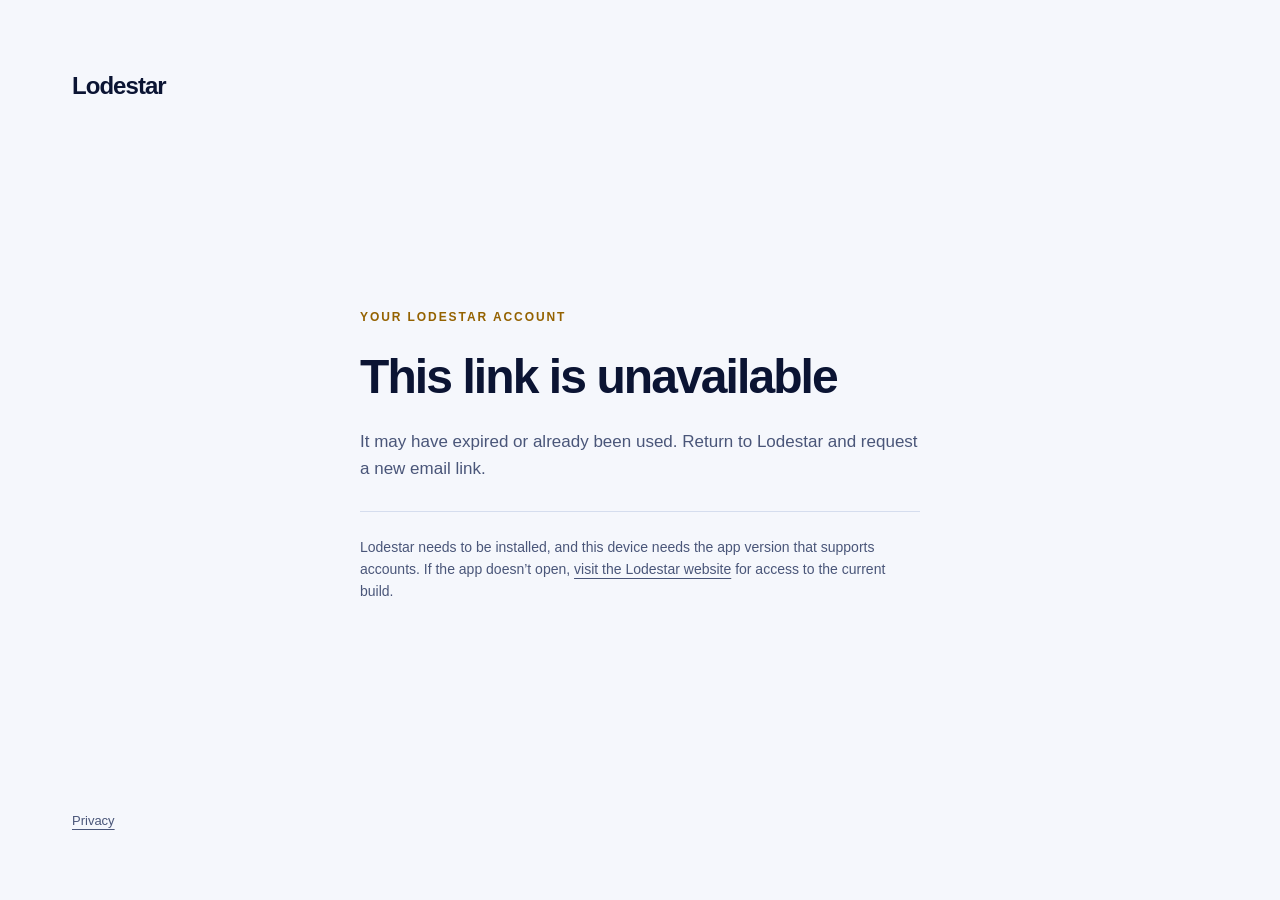
<file: auth/callback.html>
<!doctype html>
<html lang="en">
<head>
  <meta charset="utf-8">
  <meta name="viewport" content="width=device-width,initial-scale=1">
  <meta name="referrer" content="no-referrer">
  <meta http-equiv="Content-Security-Policy" content="default-src 'none'; script-src 'self'; style-src 'self'; base-uri 'none'; form-action 'none'">
  <meta name="robots" content="noindex,nofollow">
  <title>Return to Lodestar</title>
  <link rel="stylesheet" href="auth.css">
  <script type="module" src="auth-page.mjs"></script>
</head>
<body data-mode="callback">
  <header><a href="https://lodestartabletop.com/">Lodestar</a></header>
  <main>
    <p class="eyebrow">Your Lodestar account</p>
    <h1>Return to Lodestar</h1>
    <p id="message" role="status">Checking your link…</p>
    <button class="action" id="continue" hidden>Continue</button>
    <a class="action" id="open-app" hidden>Open Lodestar</a>
    <noscript><p>Enable JavaScript to continue safely, or request another link from Lodestar.</p></noscript>
    <p class="help">Lodestar needs to be installed, and this device needs the app version that supports accounts. If the app doesn’t open, <a href="https://lodestartabletop.com/">visit the Lodestar website</a> for access to the current build.</p>
  </main>
  <footer><a href="https://lodestartabletop.com/lodestar-privacy.html">Privacy</a></footer>
</body>
</html>
</file>
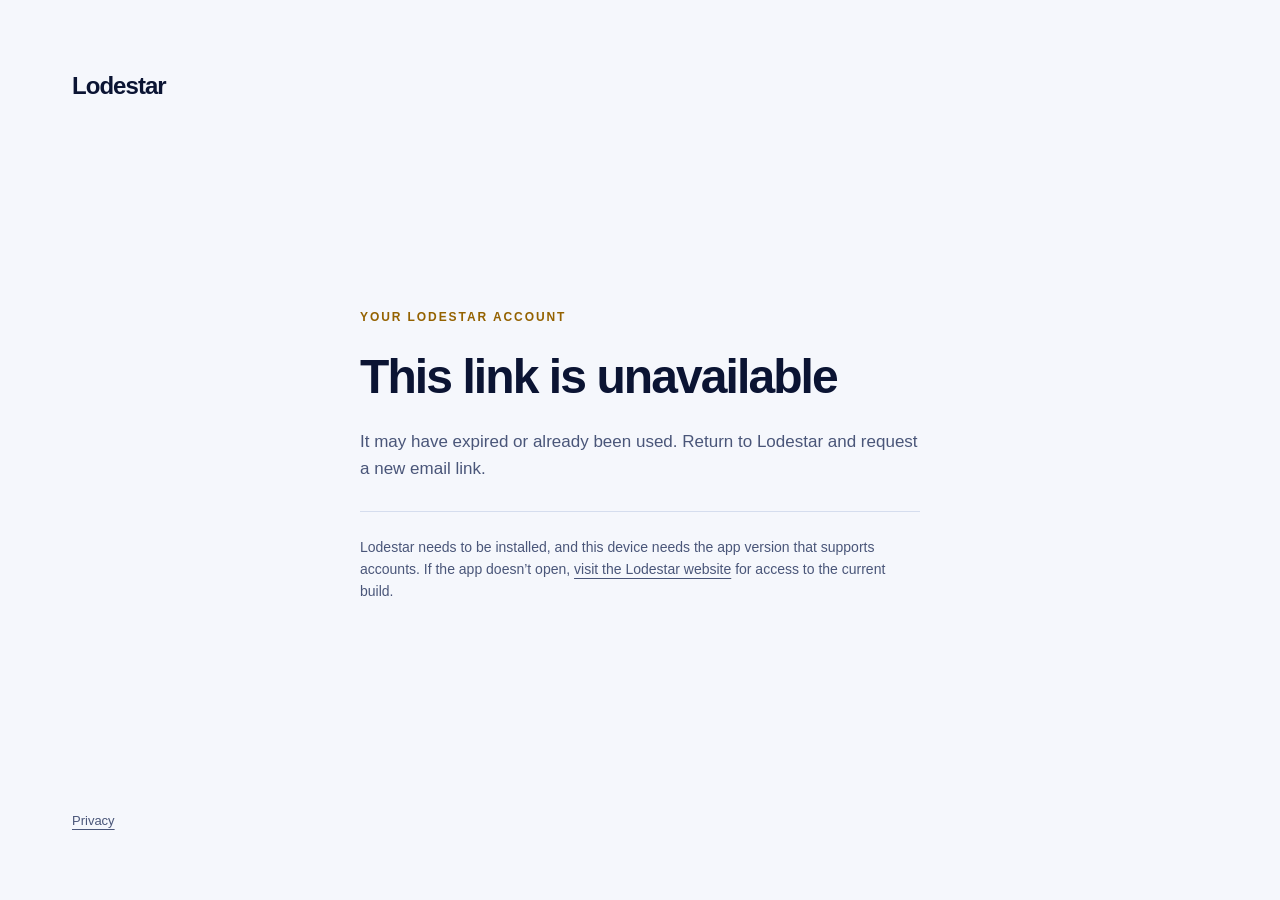
<file: auth/continue.html>
<!doctype html>
<html lang="en">
<head>
  <meta charset="utf-8">
  <meta name="viewport" content="width=device-width,initial-scale=1">
  <meta name="referrer" content="no-referrer">
  <meta http-equiv="Content-Security-Policy" content="default-src 'none'; script-src 'self'; style-src 'self'; base-uri 'none'; form-action 'none'">
  <meta name="robots" content="noindex,nofollow">
  <title>Return to Lodestar</title>
  <link rel="stylesheet" href="auth.css">
  <script type="module" src="auth-page.mjs"></script>
</head>
<body data-mode="continue">
  <header><a href="https://lodestartabletop.com/">Lodestar</a></header>
  <main>
    <p class="eyebrow">Your Lodestar account</p>
    <h1>Return to Lodestar</h1>
    <p id="message" role="status">Checking your link…</p>
    <button class="action" id="continue" hidden>Continue</button>
    <a class="action" id="open-app" hidden>Open Lodestar</a>
    <noscript><p>Enable JavaScript to continue safely, or request another link from Lodestar.</p></noscript>
    <p class="help">Lodestar needs to be installed, and this device needs the app version that supports accounts. If the app doesn’t open, <a href="https://lodestartabletop.com/">visit the Lodestar website</a> for access to the current build.</p>
  </main>
  <footer><a href="https://lodestartabletop.com/lodestar-privacy.html">Privacy</a></footer>
</body>
</html>
</file>
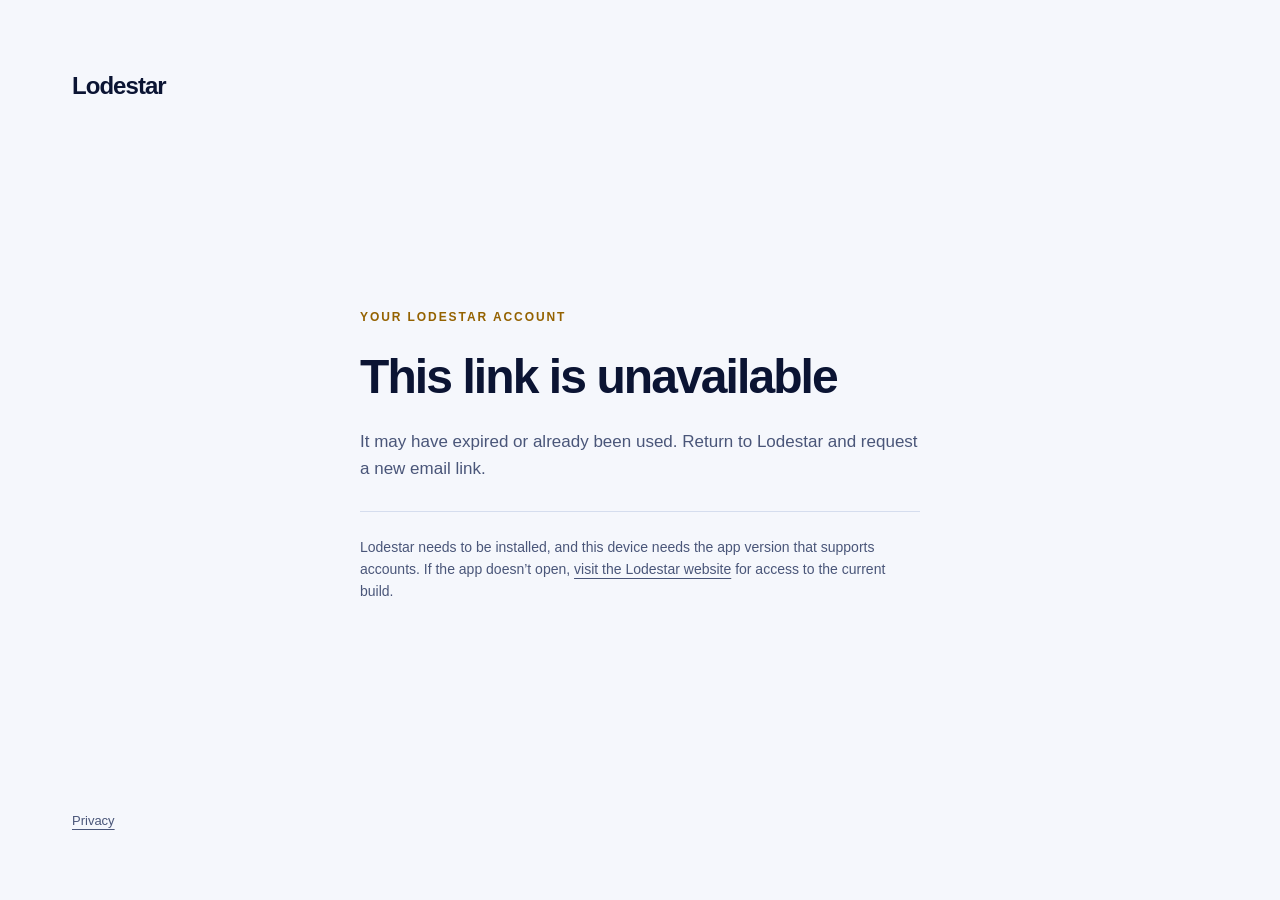
<file: auth/recovery.html>
<!doctype html>
<html lang="en">
<head>
  <meta charset="utf-8">
  <meta name="viewport" content="width=device-width,initial-scale=1">
  <meta name="referrer" content="no-referrer">
  <meta http-equiv="Content-Security-Policy" content="default-src 'none'; script-src 'self'; style-src 'self'; base-uri 'none'; form-action 'none'">
  <meta name="robots" content="noindex,nofollow">
  <title>Return to Lodestar</title>
  <link rel="stylesheet" href="auth.css">
  <script type="module" src="auth-page.mjs"></script>
</head>
<body data-mode="recovery">
  <header><a href="https://lodestartabletop.com/">Lodestar</a></header>
  <main>
    <p class="eyebrow">Your Lodestar account</p>
    <h1>Return to Lodestar</h1>
    <p id="message" role="status">Checking your link…</p>
    <button class="action" id="continue" hidden>Continue</button>
    <a class="action" id="open-app" hidden>Open Lodestar</a>
    <noscript><p>Enable JavaScript to continue safely, or request another link from Lodestar.</p></noscript>
    <p class="help">Lodestar needs to be installed, and this device needs the app version that supports accounts. If the app doesn’t open, <a href="https://lodestartabletop.com/">visit the Lodestar website</a> for access to the current build.</p>
  </main>
  <footer><a href="https://lodestartabletop.com/lodestar-privacy.html">Privacy</a></footer>
</body>
</html>
</file>
<file: styles.css>
:root {
  color-scheme:dark;
  --bg:#070d22;
  --surface:#0f1a3a;
  --text:#f3f7ff;
  --muted:#a9b6d6;
  --azure:#5fa8ff;
  --gold:#ffc94d;
  --line:#26345e;
  --gold-text:#ffc94d;
  --border-strong:#4a5679;
  --faint:#8998bb;
  --glow:#203d8d80;
  --orbit:#32457770;
  --band:#0a122b;
  --card-a:#16264c;
  --card-b:#0d1733;
  --shadow:#0005;
  --wordmark-filter:brightness(0) invert(1);
  font-family:Inter,-apple-system,BlinkMacSystemFont,"Segoe UI",sans-serif;
  color:var(--text);
  background:var(--bg);
  font-synthesis:none;
}

/* Light mode follows the device. Phone frames and screenshots stay dark, as
   the app's captures are. Gold as text darkens to keep its contrast on white. */
@media (prefers-color-scheme: light) {
  :root {
    color-scheme:light;
    --bg:#f5f7fc;
    --surface:#ffffff;
    --text:#0b1433;
    --muted:#4a5679;
    --azure:#2f5bea;
    --gold-text:#946200;
    --line:#d5ddee;
    --border-strong:#b7c2da;
    --faint:#5c6a8c;
    --glow:#5fa8ff33;
    --orbit:#9fb0d470;
    --band:#eaeff9;
    --card-a:#ffffff;
    --card-b:#eef2fb;
    --shadow:#0b143326;
    --wordmark-filter:none;
  }
}
* {
  box-sizing:border-box;
}
html {
  scroll-behavior:smooth;
  scroll-padding-top:30px;
}
body {
  margin:0;
}
a {
  color:inherit;
  text-decoration:none;
}
button,input {
  font:inherit;
}
button,a,input {
  -webkit-tap-highlight-color:transparent;
}
a:focus-visible,button:focus-visible,input:focus-visible {
  outline:3px solid var(--gold-text);
  outline-offset:6px;
}
img {
  display:block;
  max-width:100%;
  height:auto;
}
p {
  line-height:1.65;
}
h1,h2,h3,p {
  margin-top:0;
}
.wrap {
  width:min(1180px,calc(100% - 96px));
  margin-inline:auto;
}
.skip-link {
  position:absolute;
  left:20px;
  top:-100px;
  z-index:10;
  background:var(--gold);
  color:var(--bg);
  padding:12px;
}
.skip-link:focus {
  top:12px;
}
.site-header {
  height:112px;
  display:flex;
  align-items:center;
  justify-content:space-between;
  border-bottom:1px solid var(--line);
}
.brand {
  display:flex;
  align-items:center;
  gap:13px;
}
.wordmark {
  width:154px;
  filter:var(--wordmark-filter);
}
nav {
  display:flex;
  align-items:center;
  gap:38px;
  font-size:14px;
  font-weight:600;
}
.nav-cta {
  border:1px solid var(--border-strong);
  padding:12px 18px;
  border-radius:6px;
}
.nav-cta span {
  margin-left:16px;
  color:var(--gold-text);
}
nav a:hover,.text-link:hover,footer a:hover {
  color:var(--gold-text);
}
.hero {
  display:grid;
  grid-template-columns:1.08fr 1fr;
  align-items:center;
  gap:36px;
  min-height:740px;
  padding-block:66px 82px;
  overflow:hidden;
}
.eyebrow {
  font-size:11px;
  letter-spacing:.16em;
  font-weight:750;
  color:var(--azure);
  margin-bottom:27px;
}
.signal {
  display:inline-block;
  width:6px;
  height:6px;
  background:var(--gold);
  border-radius:50%;
  margin:0 9px 1px 0;
}
h1 {
  font-size:clamp(48px,5.6vw,76px);
  line-height:1.06;
  letter-spacing:-.055em;
  font-weight:760;
  margin-bottom:27px;
}
h1 span {
  color:var(--gold-text);
}
.intro {
  font-size:23px;
  line-height:1.45;
  letter-spacing:-.02em;
  margin-bottom:18px;
}
.hero-description {
  max-width:420px;
  color:var(--muted);
  font-size:16px;
  line-height:1.8;
}
.hero-description strong {
  color:var(--text);
  font-weight:500;
}
.hero-actions {
  display:flex;
  align-items:center;
  gap:24px;
  margin-top:32px;
}
.button {
  display:inline-flex;
  align-items:center;
  justify-content:space-between;
  gap:28px;
  background:var(--gold);
  color:#10162a;
  border:1px solid var(--gold);
  border-radius:6px;
  padding:16px 20px;
  font-weight:750;
  font-size:14px;
  cursor:pointer;
  min-height:52px;
}
.button:hover {
  background:#ffda80;
  border-color:#ffda80;
}
.text-link {
  font-size:13px;
  font-weight:600;
  white-space:nowrap;
}
.text-link span {
  margin-left:8px;
}
.platforms {
  font-size:12px;
  letter-spacing:.03em;
  color:var(--muted);
  margin:28px 0 0;
}
.platforms span {
  padding-inline:10px;
  color:var(--faint);
}
.hero-art {
  position:relative;
  min-height:590px;
  display:flex;
  align-items:center;
  justify-content:center;
  isolation:isolate;
}
.hero-art:before {
  content:"";
  position:absolute;
  inset:20% -10% 5%;
  background:radial-gradient(ellipse,var(--glow),transparent 68%);
  z-index:-2;
}
.phone {
  background:#070d22;
  border:5px solid #202940;
  border-radius:34px;
  overflow:hidden;
  box-shadow:0 0 0 1px #52608066,0 25px 70px #0005;
}
.phone picture,
.device-image picture {
  display:contents;
}
.phone img {
  width:100%;
  height:auto;
}
.hero-phone {
  width:267px;
  transform:rotate(7deg);
  z-index:2;
  transition:transform .25s;
}
.hero-phone:hover {
  transform:rotate(3deg);
}
.hero-mark {
  position:absolute;
  width:164px;
  left:0;
  bottom:50px;
  transform:rotate(-12deg);
  filter:drop-shadow(0 14px 30px #0008);
  z-index:3;
}
.orbit {
  position:absolute;
  border:1px solid var(--orbit);
  width:490px;
  height:490px;
  border-radius:50%;
  z-index:-1;
}
.orbit-two {
  width:360px;
  height:360px;
}
.orbit-one:before {
  content:"✦";
  position:absolute;
  top:70px;
  right:61px;
  color:var(--gold-text);
  font-size:26px;
}
.coordinate {
  position:absolute;
  color:var(--faint);
  font:10px ui-monospace,monospace;
  letter-spacing:.13em;
}
.coordinate-top {
  top:4px;
  left:0;
}
.art-caption {
  position:absolute;
  bottom:-12px;
  right:12px;
  font-size:11px;
  color:var(--muted);
  letter-spacing:.04em;
  display:flex;
  align-items:center;
  gap:12px;
}
.caption-line {
  width:33px;
  height:1px;
  background:var(--gold);
}
.faction-strip {
  border-block:1px solid var(--line);
  background:var(--band);
}
.faction-strip .wrap {
  display:flex;
  align-items:center;
  justify-content:space-between;
  gap:24px;
  padding-block:26px;
}
.faction-strip p {
  font-size:10px;
  letter-spacing:.14em;
  color:var(--muted);
  margin:0;
}
.faction-strip .wrap>div {
  display:flex;
  gap:36px;
  font-size:17px;
  font-weight:600;
}
.star {
  font-size:13px;
  color:var(--gold-text);
}
.inside {
  padding-block:104px;
}
.section-heading {
  display:flex;
  justify-content:space-between;
  align-items:end;
  gap:30px;
  margin-bottom:52px;
}
.section-heading .eyebrow {
  margin-bottom:16px;
}
h2 {
  font-size:clamp(32px,3.4vw,46px);
  line-height:1.13;
  letter-spacing:-.04em;
  margin-bottom:0;
}
.section-heading>p {
  color:var(--muted);
  font-size:15px;
  margin:0;
}
.features {
  display:grid;
  grid-template-columns:repeat(4,minmax(0,1fr));
  gap:24px;
}
.feature {
  display:flex;
  flex-direction:column;
}
.feature-copy {
  flex:1;
}
.number {
  font:11px ui-monospace,monospace;
  letter-spacing:.1em;
  color:var(--azure);
}
.feature h3 {
  font-size:22px;
  letter-spacing:-.025em;
  margin:15px 0 12px;
}
.feature-copy p {
  color:var(--muted);
  font-size:14px;
  margin-bottom:30px;
}
.screen-link {
  display:block;
  padding:22px 16px 18px;
  background:linear-gradient(150deg,var(--card-a),var(--card-b));
  border:1px solid var(--line);
  border-radius:12px;
  transition:border-color .2s,transform .2s;
}
.screen-link:hover {
  border-color:var(--azure);
  transform:translateY(-4px);
}
.screen-link .phone {
  border-width:4px;
  border-radius:27px;
  box-shadow:0 15px 35px var(--shadow);
}
.screen-link>span {
  display:flex;
  justify-content:space-between;
  font-size:12px;
  color:var(--muted);
  margin-top:22px;
}
.screen-link>span span {
  color:var(--azure);
}
.screenshot-note {
  color:var(--faint);
  font-size:11px;
  text-align:center;
  margin:24px 0 0;
}
.devices {
  border-top: 1px solid var(--line);
  padding-block: 80px;
}
.device-gallery {
  display: grid;
  grid-template-columns: repeat(2, minmax(0, 1fr));
  gap: 28px;
  align-items: end;
}
.device-card {
  min-width: 0;
  margin: 0;
}
.device-image {
  display: flex;
  align-items: end;
  justify-content: center;
  height: 400px;
  padding-bottom: 24px;
}
.device-image img {
  width: auto;
  max-height: 100%;
  border: 4px solid var(--line);
  border-radius: 16px;
  box-shadow: 0 15px 35px var(--shadow);
  transition: border-color .2s;
}
.device-image:hover img {
  border-color: var(--azure);
}
.device-card figcaption {
  border-top: 1px solid var(--line);
  padding-top: 20px;
}
.device-card h3 {
  display: flex;
  justify-content: space-between;
  gap: 8px;
  font-size: 16px;
  margin-bottom: 8px;
}
.device-card h3 span {
  color: var(--azure);
}
.device-card p {
  font-size: 13px;
  color: var(--muted);
  margin-bottom: 0;
}
.testing {
  border-top:1px solid var(--line);
  padding-block:88px 100px;
  display:grid;
  grid-template-columns:1fr .85fr;
  gap:100px;
  align-items:center;
}
.testing h2 {
  margin-bottom:24px;
}
.testing h2 span {
  color:var(--gold-text);
}
.testing-copy>p:not(.eyebrow) {
  color:var(--muted);
  max-width:440px;
}
.small {
  font-size:12px;
  line-height:1.7;
  color:var(--muted);
}
.testing-copy .small {
  margin-top:24px;
}
.signup-panel {
  padding:32px;
  background:var(--surface);
  border:1px solid var(--line);
  border-radius:12px;
}
.signup-panel h3 {
  font-size:23px;
  letter-spacing:-.02em;
  margin-bottom:10px;
}
.signup-panel>p:not(.small) {
  font-size:14px;
  color:var(--muted);
  margin-bottom:26px;
}
label {
  display:block;
  font-size:12px;
  font-weight:650;
  margin-bottom:10px;
}
input {
  width:100%;
  padding:16px;
  border:1px solid var(--border-strong);
  border-radius:6px;
  background:var(--bg);
  color:var(--text);
  min-height:52px;
}
input::placeholder {
  color:var(--faint);
}
.signup-panel .button {
  width:100%;
  margin-top:12px;
}
input:disabled {
  opacity:.6;
}
.button:disabled {
  opacity:.55;
  cursor:not-allowed;
}
#signup-note {
  margin:18px 0 0;
}
.form-status {
  color:var(--gold-text);
  margin:16px 0 0;
}
footer {
  padding-block:30px 35px;
  border-top:1px solid var(--line);
}
.footer-top {
  display:flex;
  align-items:center;
  justify-content:space-between;
  margin-bottom:22px;
  font-size:12px;
}
.footer-top .brand {
  font-size:13px;
  font-weight:750;
  letter-spacing:.12em;
}
footer>p {
  font-size:11px;
  color:var(--faint);
  max-width:690px;
  margin:0;
}
@media(min-width:1500px) {
  .hero {
    min-height:780px;
  }
}
@media(max-width:1000px) {
  .wrap {
    width:calc(100% - 56px);
  }
  .hero {
    gap:15px;
    grid-template-columns:1fr 1fr;
    min-height:670px;
  }
  .hero-phone {
    width:230px;
  }
  .hero-art {
    min-height:540px;
  }
  .hero-mark {
    width:120px;
    bottom:45px;
  }
  .hero-actions {
    align-items:start;
    flex-direction:column;
    gap:20px;
  }
  .features {
    grid-template-columns:repeat(2,minmax(0,1fr));
    gap:36px;
  }
  .screen-link {
    padding:20px 15px 16px;
  }
  .feature-copy p {
  }
  .testing {
    gap:48px;
  }
  .orbit {
    width:390px;
    height:390px;
  }
  .orbit-two {
    width:300px;
    height:300px;
  }
  .intro {
    font-size:20px;
  }
}
@media(max-width:700px) {
  .devices {
    padding-block: 58px;
  }
  .device-gallery {
    grid-template-columns: 1fr;
    gap: 40px;
  }
  .device-image {
    height: auto;
  }
  .device-image img {
    max-height: 480px;
  }
  .wrap {
    width:calc(100% - 40px);
  }
  .site-header {
    height:84px;
  }
  .brand {
    gap:8px;
  }
  .site-header .brand>picture>img {
    width:32px;
  }
  .wordmark {
    width:118px;
  }
  nav {
    gap:0;
  }
  nav>a:first-child {
    display:none;
  }
  .nav-cta {
    font-size:12px;
    padding:10px 12px;
  }
  .nav-cta span {
    margin-left:8px;
  }
  .hero {
    grid-template-columns:1fr;
    padding-block:48px 50px;
    gap:30px;
  }
  .hero-copy {
    max-width:500px;
  }
  h1 {
    font-size:clamp(47px,10vw,68px);
  }
  .hero .eyebrow {
    font-size:10px;
    margin-bottom:23px;
  }
  .intro {
    font-size:21px;
  }
  .hero-description {
    font-size:15px;
  }
  .hero-actions {
    flex-direction:row;
    align-items:center;
    gap:20px;
  }
  .button {
    padding:15px 16px;
    gap:16px;
    font-size:13px;
  }
  .text-link {
    font-size:12px;
  }
  .platforms {
    margin-top:24px;
  }
  .hero-art {
    min-height:565px;
    max-width:420px;
    width:100%;
    margin:auto;
  }
  .hero-phone {
    width:242px;
  }
  .hero-mark {
    width:130px;
    left:10px;
  }
  .coordinate-top {
    top:18px;
    left:4px;
  }
  .art-caption {
    bottom:0;
    right:4px;
  }
  .faction-strip .wrap {
    flex-direction:column;
    gap:16px;
    padding-block:25px;
  }
  .faction-strip .wrap>div {
    gap:22px;
    font-size:16px;
  }
  .inside {
    padding-block:64px;
  }
  .section-heading {
    display:block;
    margin-bottom:36px;
  }
  .section-heading>p {
    margin-top:20px;
  }
  .features {
    grid-template-columns:1fr;
    gap:44px;
  }
  .feature-copy p {
    min-height:0;
    margin-bottom:22px;
  }
  .feature h3 {
    min-height: 0;
    font-size:25px;
  }
  .screen-link {
    padding:28px 38px 20px;
  }
  .screen-link .phone {
    max-width:280px;
    margin:auto;
  }
  .screenshot-note {
    max-width:280px;
    margin:26px auto 0;
  }
  .testing {
    grid-template-columns:1fr;
    gap:24px;
    padding-block:58px;
  }
  .testing .eyebrow {
    font-size:10px;
  }
  .signup-panel {
    padding:26px;
  }
  .testing-copy>p:not(.eyebrow) {
    font-size:15px;
  }
  .testing-copy>p.small {
    font-size:12px;
  }
  footer>p {
    font-size:10px;
  }
}
@media(prefers-reduced-motion:reduce) {
  html {
    scroll-behavior:auto;
  }
  *,*:before,*:after {
    transition:none!important;
  }
}

/* Testing choices */
.testing { grid-template-columns: 1fr; gap: 32px; padding-block: 72px; }
.testing-copy h2 { margin-bottom: 14px; }
.testing-copy > p:not(.eyebrow) { max-width: 700px; margin-bottom: 0; }
.testing-options { display: grid; gap: 20px; }
.platform-cards { display: grid; grid-template-columns: repeat(2, minmax(0, 1fr)); gap: 20px; }
.platform-card { display: flex; align-items: center; justify-content: space-between; gap: 20px; padding: 26px; border: 1px solid var(--line); border-radius: 12px; background: var(--surface); }
.platform-card h3 { font-size: 21px; margin-bottom: 8px; }
.platform-card p { font-size: 14px; color: var(--muted); margin-bottom: 18px; }
.platform-card .small { font-size: 12px; margin: 14px 0 0; }
.platform-card img { width: 120px; height: 120px; background: white; flex: 0 0 120px; }
.signup-panel { max-width: none; }
.signup-panel form { display: grid; grid-template-columns: 1fr auto; column-gap: 12px; }
.signup-panel form label { grid-column: 1 / -1; }
.signup-panel .button { width: auto; margin-top: 0; }
.signup-panel noscript a { text-decoration: underline; }
@media(max-width: 800px) { .platform-cards { grid-template-columns: 1fr; } }
@media(max-width: 520px) { .platform-card { padding: 20px; gap: 12px; } .platform-card img { width: 96px; height: 96px; flex-basis: 96px; } .signup-panel form { grid-template-columns: 1fr; } .signup-panel .button { width: 100%; margin-top: 12px; } }

/* Support page */
.footer-links {
  display:flex;
  gap:22px;
}
.support {
  padding-block:72px 96px;
  max-width:780px;
  margin-inline:auto;
}
.support h1 {
  font-size:clamp(40px,4.6vw,60px);
}
.support-lead {
  color:var(--muted);
  font-size:19px;
  margin-bottom:56px;
}
.support h2 {
  font-size:clamp(24px,2.4vw,30px);
  margin-bottom:18px;
}
.support section {
  margin-bottom:56px;
}
.support section p {
  color:var(--muted);
}
.support .text-link {
  color:var(--azure);
  overflow-wrap:anywhere;
}
.support details {
  border-top:1px solid var(--line);
  padding-block:18px;
}
.support details:last-child {
  border-bottom:1px solid var(--line);
}
.support summary {
  cursor:pointer;
  font-weight:650;
  font-size:17px;
}
.support details p {
  margin:12px 0 0;
}
.support-links {
  font-size:14px;
}

/* Privacy policy: the support page's layout, with running prose */
.legal h2 {
  margin-top:48px;
  scroll-margin-top:24px;
}
.legal h3 {
  font-size:19px;
  margin:28px 0 10px;
  scroll-margin-top:24px;
}
.legal p,
.legal li {
  color:var(--muted);
}
.legal ul {
  padding-left:22px;
  margin:0 0 16px;
}
.legal li {
  margin-bottom:8px;
}
.legal strong {
  color:var(--text);
}
.legal .support-links {
  margin-top:56px;
}
footer>p.copyright {
  margin-top:10px;
}
.community-card { display: flex; align-items: center; gap: 22px; padding: 26px; border: 1px solid var(--line); border-radius: 12px; background: linear-gradient(135deg, #5865f21f, transparent 60%), var(--surface); }
.community-card>div { flex: 1; min-width: 0; }
.community-card h3 { font-size: 21px; margin-bottom: 6px; }
.community-card p { font-size: 14px; color: var(--muted); }
.community-icon { display: grid; place-items: center; flex: 0 0 56px; width: 56px; height: 56px; border-radius: 14px; background: #5865f2; color: #fff; }
.community-card .button { flex: none; }
@media(max-width: 640px) { .community-card { flex-wrap: wrap; padding: 20px; gap: 16px; } .community-card>div { flex-basis: calc(100% - 72px); } .community-card .button { width: 100%; } }

/* Android beta steps: compact list on the home page card, full steps on android.html */
.card-steps {
  margin:0 0 18px;
  padding-left:20px;
  font-size:14px;
  color:var(--muted);
}
.card-steps li {
  margin-bottom:6px;
}
.card-steps .text-link {
  color:var(--azure);
}
.steps {
  list-style:none;
  counter-reset:step;
  padding:0;
  margin:0 0 64px;
}
.steps li {
  counter-increment:step;
  position:relative;
  padding:0 0 36px 56px;
}
.steps li:before {
  content:counter(step);
  position:absolute;
  left:0;
  top:0;
  width:36px;
  height:36px;
  border-radius:50%;
  display:grid;
  place-items:center;
  font-weight:700;
  border:1px solid var(--line);
  background:var(--surface);
}
.support .steps h2 {
  font-size:21px;
  margin:4px 0 8px;
}
.steps p {
  color:var(--muted);
  margin-bottom:16px;
}
.steps strong {
  color:var(--text);
}
</file>
<file: auth/auth.css>
:root { color-scheme:light dark; font-family:Inter,-apple-system,BlinkMacSystemFont,"Segoe UI",sans-serif; color:#f3f7ff; background:#070d22; }
* { box-sizing:border-box; }
body { margin:0; min-height:100svh; padding:clamp(24px,6vw,72px); display:flex; flex-direction:column; }
header a { font-size:24px; font-weight:700; letter-spacing:-.04em; color:inherit; text-decoration:none; }
main { width:min(100%,560px); margin:auto; padding:64px 0; }
.eyebrow { color:#ffc94d; text-transform:uppercase; letter-spacing:.16em; font-size:12px; font-weight:700; margin-bottom:24px; }
h1 { font-size:clamp(32px,6vw,48px); line-height:1.1; letter-spacing:-.04em; margin:0 0 24px; }
p { font-size:17px; line-height:1.6; color:#a9b6d6; }
.action { display:inline-flex; align-items:center; justify-content:center; margin:20px 0 12px; min-height:48px; padding:12px 24px; border:0; border-radius:8px; background:#ffc94d; color:#0b1433; font:inherit; font-weight:650; text-decoration:none; cursor:pointer; }
[hidden] { display:none !important; }
.action:disabled { opacity:.6; cursor:wait; }
a:focus-visible,button:focus-visible { outline:3px solid #5fa8ff; outline-offset:5px; }
.help { border-top:1px solid #26345e; padding-top:24px; margin-top:28px; font-size:14px; }
.help a,footer a { color:inherit; text-underline-offset:4px; }
footer { font-size:13px; color:#a9b6d6; }
@media (prefers-color-scheme:light) { :root { color:#0b1433; background:#f5f7fc; } p,footer { color:#4a5679; } .eyebrow { color:#946200; } .help { border-color:#d5ddee; } }
</file>
